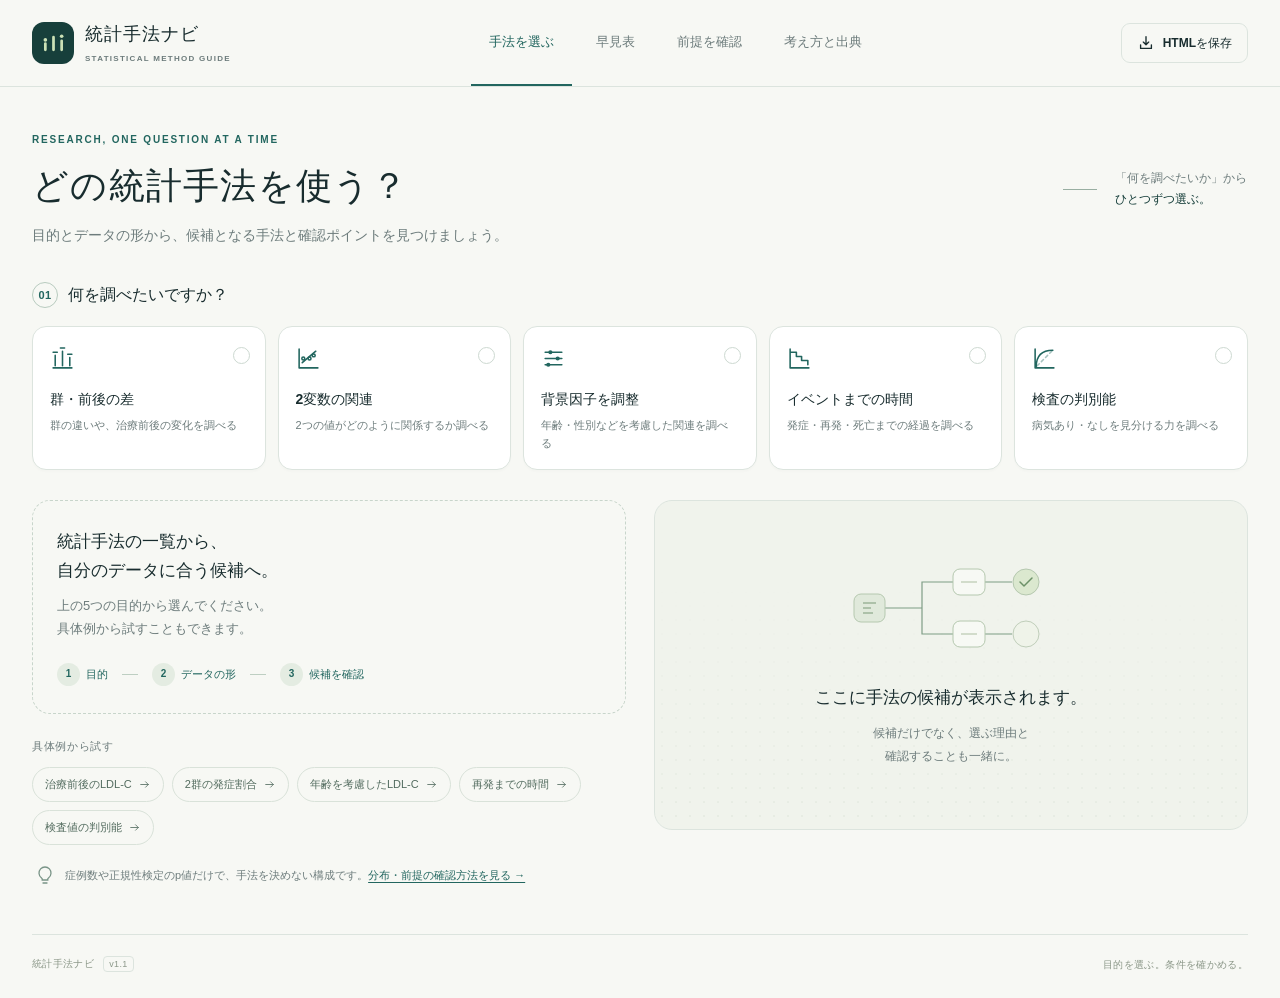
<file: index.html>
<!doctype html>
<html lang="ja">
<head>
<meta charset="utf-8">
<meta name="viewport" content="width=device-width, initial-scale=1">
<meta name="color-scheme" content="light">
<meta name="theme-color" content="#173b3b">
<meta name="description" content="研究の目的、データの種類、対応の有無から統計手法の候補を探す簡易ガイド。確認事項と根拠をコンパクトにまとめました。">
<title>統計手法ナビ — 目的とデータから選ぶ</title>
<style>:root{--ink:#182c2e;--muted:#6d7c7c;--green:#22665f;--green-deep:#173f3b;--green-soft:#eaf3ed;--line:#dce4de;--paper:#f7f8f4;--white:#fff;--sand:#f4eee1;--radius:18px;--shadow:0 8px 30px rgba(25,49,39,.045);font-family:-apple-system,BlinkMacSystemFont,"Segoe UI","Noto Sans JP","Hiragino Kaku Gothic ProN","Yu Gothic",Meiryo,sans-serif;color:var(--ink);background:var(--paper);font-synthesis:none}
*{box-sizing:border-box}body{margin:0;font-size:14px;line-height:1.75}button,input{font:inherit}button,a{-webkit-tap-highlight-color:transparent}button{cursor:pointer}a{color:var(--green);text-decoration-thickness:1px;text-underline-offset:3px}button:focus-visible,a:focus-visible,input:focus-visible,summary:focus-visible{outline:3px solid #92b8a5;outline-offset:4px}button:disabled{cursor:default}h1,h2,h3,p{margin:0}button svg{width:18px;height:18px;flex-shrink:0}button{color:inherit}button:disabled{opacity:.55}[hidden]{display:none!important}.container{width:min(1240px,calc(100% - 64px));margin:auto}.site-header{position:sticky;top:0;background:rgba(247,248,244,.96);backdrop-filter:blur(14px);border-bottom:1px solid var(--line);z-index:30}.header-inner{width:min(1352px,calc(100% - 64px));min-height:86px;margin:auto;display:flex;align-items:center;justify-content:space-between;gap:24px}.brand{display:flex;align-items:center;gap:11px;text-decoration:none;color:var(--ink);font-size:18px;letter-spacing:.06em;font-weight:700;line-height:1.4;white-space:nowrap}.brand-mark{width:42px;height:42px;border-radius:12px;background:var(--green-deep);color:#cce1b6;display:grid;place-items:center}.brand-mark svg{width:29px;height:29px}.brand-en{display:block;font-size:8px;font-weight:600;letter-spacing:.16em;color:var(--muted);margin-top:5px}.tabs{display:flex;gap:6px;align-self:stretch;align-items:stretch}.tab{border:0;background:none;padding:0 18px;font-size:13px;font-weight:600;color:var(--muted);border-bottom:2px solid transparent;white-space:nowrap}.tab.active{color:var(--green);border-bottom-color:var(--green)}.tab:hover{color:var(--ink);background:rgba(34,102,95,.035)}.button{display:inline-flex;align-items:center;justify-content:center;gap:8px;border-radius:9px;padding:10px 15px;border:1px solid var(--line);background:white;font-size:12px;font-weight:600;line-height:1.5;text-decoration:none;transition:background .15s,border-color .15s}.button:hover{background:var(--green-soft);border-color:#bacfc0}.button-quiet{background:transparent}.hero{display:flex;align-items:center;justify-content:space-between;gap:32px;padding:44px 0 34px}.eyebrow{font-size:10px;font-weight:700;letter-spacing:.18em;color:var(--green);margin-bottom:11px}.hero h1{font-size:36px;letter-spacing:.035em;line-height:1.45;font-weight:700}.hero-description{margin-top:11px;color:var(--muted);font-size:14px}.hero-note{display:flex;align-items:center;gap:18px;font-size:12px;color:var(--muted);min-width:185px}.hero-note strong{font-weight:600;color:var(--green-deep)}.note-line{width:34px;height:1px;background:#99afa2}.compact{padding-bottom:30px}.section-heading{display:flex;align-items:center;justify-content:space-between;margin-bottom:17px;gap:12px}.section-heading h2{font-size:16px;font-weight:650;display:flex;align-items:center;gap:10px}.step-number{font-size:11px;letter-spacing:.03em;font-weight:700;color:var(--green);width:26px;height:26px;display:inline-grid;place-items:center;border:1px solid #b8cbbf;border-radius:50%;flex-shrink:0}.text-button{border:0;background:transparent;color:var(--muted);font-size:12px;padding:5px;white-space:nowrap}.text-button:hover{color:var(--green)}.text-button span{font-size:17px;margin-left:4px}.goal-grid{display:grid;grid-template-columns:repeat(5,minmax(0,1fr));gap:12px}.goal-card{position:relative;display:flex;flex-direction:column;align-items:flex-start;text-align:left;padding:19px 17px 17px;border:1px solid var(--line);border-radius:14px;background:var(--white);min-height:144px;box-shadow:0 2px 2px rgba(20,50,30,.015);transition:background .15s,border-color .15s,transform .15s}.goal-card:hover{border-color:#8cab9a;transform:translateY(-2px)}.goal-card.selected{background:var(--green-deep);border-color:var(--green-deep);color:white}.goal-card .goal-icon{color:var(--green);height:34px;margin-bottom:9px}.goal-icon svg{width:25px;height:25px}.goal-card.selected .goal-icon{color:#cbe0ad}.goal-title{font-size:14px;font-weight:650;line-height:1.5}.goal-detail{font-size:11px;line-height:1.6;color:var(--muted);margin-top:7px}.goal-card.selected .goal-detail{color:#cfddd4}.selection-dot{position:absolute;width:17px;height:17px;border:1px solid #cdd9d1;border-radius:50%;right:15px;top:20px}.selected .selection-dot{background:#cbe0ad;border-color:#cbe0ad}.selected .selection-dot:after{content:"";position:absolute;width:6px;height:3px;border-left:1.7px solid #173f3b;border-bottom:1.7px solid #173f3b;transform:rotate(-45deg);top:5px;left:4px}.guide-layout{display:grid;grid-template-columns:minmax(0,1fr) minmax(0,1fr);gap:28px;margin:30px 0 48px;align-items:start}.question-column{min-width:0}.result-column{position:sticky;top:110px;min-width:0}#questions{scroll-margin-top:108px}.question{border:1px solid var(--line);border-radius:var(--radius);padding:22px;margin:0 0 12px;background:white;min-width:0;box-shadow:var(--shadow)}.question legend{float:left;width:100%;font-weight:650;font-size:16px;margin-bottom:6px;display:flex;gap:10px;align-items:flex-start}.question legend+.question-help{clear:both}.question-help{color:var(--muted);font-size:12px;padding:3px 0 17px;line-height:1.8}.options{display:grid;grid-template-columns:1fr 1fr;gap:10px}.option{display:flex;position:relative;align-items:flex-start;gap:10px;background:#fff;border:1px solid #dfe5df;border-radius:10px;padding:13px 12px;cursor:pointer;transition:background .15s,border-color .15s;min-width:0}.option:hover{background:#f5f8f2;border-color:#aac1b1}.option.selected{border-color:#6a9680;background:#edf5eb}.option input{position:absolute;opacity:0;width:1px;height:1px}.option:has(input:focus-visible){outline:3px solid #92b8a5;outline-offset:3px}.radio-mark{margin-top:4px;display:block;width:15px;height:15px;border:1px solid #bccdc0;border-radius:50%;flex:0 0 15px;background:#fff}.option.selected .radio-mark{border:5px solid var(--green)}.option-text{min-width:0;line-height:1.6}.option-title{display:block;font-weight:600;font-size:12px}.option-detail{display:block;font-size:11px;color:var(--muted);margin-top:4px;line-height:1.65}.options .option:last-child:nth-child(odd){grid-column:1/-1}.answered{width:100%;display:flex;align-items:center;gap:12px;text-align:left;padding:15px 18px;background:white;border:1px solid var(--line);border-radius:12px;margin-bottom:10px}.answered:hover{border-color:#adc3b3;background:#fcfdfb}.answered .step-number{background:var(--green-soft);border-color:transparent}.answer-copy{flex:1;min-width:0}.answer-copy small{display:block;color:var(--muted);font-size:10px;line-height:1.6}.answer-copy strong{display:block;font-weight:600;font-size:13px;margin-top:2px}.change-label{color:var(--green);font-size:11px}.welcome{border:1px dashed #c8d5cb;border-radius:var(--radius);padding:27px 24px;margin-bottom:20px}.welcome h2{font-size:17px;font-weight:600;line-height:1.7}.welcome p{font-size:13px;color:var(--muted);margin-top:9px}.welcome-flow{display:flex;align-items:center;gap:14px;margin-top:22px}.welcome-flow span{display:flex;align-items:center;gap:6px;color:var(--green);font-size:11px}.welcome-flow b{display:grid;place-items:center;width:23px;height:23px;border-radius:50%;font-size:10px;font-weight:600;background:#e4ece2}.welcome-flow i{height:1px;width:16px;background:#becfc2}.mini-heading{font-size:11px;font-weight:650;color:var(--muted);letter-spacing:.06em;margin:23px 0 11px}.example-list{display:flex;flex-wrap:wrap;gap:8px}.example-chip{display:flex;align-items:center;gap:6px;border:1px solid #d9e2d9;background:transparent;border-radius:30px;padding:7px 12px;color:#526b5e;font-size:11px;text-align:left}.example-chip:hover{background:#e9f0e5}.example-chip svg{width:13px;height:13px}.quiet-note{display:flex;align-items:flex-start;gap:10px;font-size:11px;line-height:1.85;color:var(--muted);padding:20px 3px 0}.quiet-note svg{width:20px;height:20px;flex-shrink:0;margin-top:1px;color:#799487}.result-card{border:1px solid #cfddd2;background:white;border-radius:var(--radius);overflow:hidden;box-shadow:var(--shadow);scroll-margin-top:110px}.result-top{padding:24px 25px 22px;background:#eff4eb;border-bottom:1px solid #dbe5d5}.result-kicker{display:flex;align-items:center;gap:8px;color:var(--green);font-size:11px;font-weight:650;letter-spacing:.04em;margin-bottom:13px}.result-kicker span{width:6px;height:6px;background:#699477;border-radius:50%}.result-title{font-size:25px;line-height:1.5;font-weight:650;letter-spacing:.015em}.result-english{font-size:11px;color:#718473;margin-top:5px;letter-spacing:.03em}.result-reason{font-size:13px;color:#486153;line-height:1.9;margin-top:13px}.result-body{padding:23px 25px}.result-label{font-weight:650;font-size:13px;display:flex;align-items:center;gap:8px;margin-bottom:13px}.result-label svg{width:16px;height:16px;color:var(--green)}.check-list{list-style:none;padding:0;margin:0}.check-list li{display:flex;gap:12px;margin-bottom:15px}.check-number{background:#f2f5f0;display:grid;place-items:center;flex:0 0 24px;height:24px;border-radius:7px;font-size:10px;font-weight:600;color:#789076;margin-top:1px}.check-text{flex:1}.check-text strong{display:block;font-size:12px;font-weight:650;line-height:1.65}.check-text p{color:var(--muted);font-size:12px;line-height:1.85;margin-top:3px}.report-block{padding:13px 15px;margin:20px 0;background:#f7f8f4;border-left:2px solid #b6c99f;border-radius:0 6px 6px 0}.report-block strong{display:block;font-size:11px;font-weight:600;color:#526b50;margin-bottom:4px}.report-block p{font-size:12px;line-height:1.85;color:#647260}.detail-block{border-top:1px solid #e8ece6}.detail-block summary{cursor:pointer;list-style:none;display:flex;align-items:center;justify-content:space-between;font-size:12px;font-weight:600;padding:13px 0;gap:12px}.detail-block summary::-webkit-details-marker{display:none}.detail-block summary:after{content:"+";font-size:17px;font-weight:400;color:#7b8e7e}.detail-block[open] summary:after{content:"−"}.detail-content{font-size:12px;line-height:1.9;color:var(--muted);padding:0 0 15px}.detail-content strong{display:block;color:#48604e;margin-bottom:5px;font-size:12px}.result-sources{list-style:none;margin:0;padding:0}.result-sources li+li{margin-top:8px}.result-sources a{display:block;line-height:1.7;text-decoration:none;font-size:11px}.result-sources a:hover{text-decoration:underline}.result-actions{display:flex;align-items:center;gap:8px;border-top:1px solid #e7ece4;padding-top:18px;margin-top:2px}.result-actions .button{font-size:11px;padding:9px 12px}.candidate-list{display:grid;gap:9px;margin-top:18px}.candidate{border:1px solid #ccdbc7;background:#fff;border-radius:10px;padding:12px 14px}.candidate strong{display:block;font-size:13px;color:var(--green-deep)}.candidate p{font-size:12px;color:var(--muted);margin-top:4px;line-height:1.75}.empty-result{min-height:330px;border:1px solid var(--line);border-radius:var(--radius);background:#f0f3ec;display:flex;align-items:center;justify-content:center;text-align:center;padding:35px;position:relative;overflow:hidden}.empty-content{position:relative;z-index:1;max-width:290px}.empty-art{width:210px;height:90px;margin:0 auto 22px;color:#7f9d86}.empty-result h2{font-size:17px;font-weight:600;line-height:1.8}.empty-result p{font-size:12px;color:var(--muted);line-height:1.9;margin-top:9px}.empty-result:after{content:"";position:absolute;inset:0;background-image:radial-gradient(#97af97 1px,transparent 1px);background-size:14px 14px;opacity:.1;mask-image:linear-gradient(transparent 25%,#000)}.table-toolbar{display:flex;align-items:center;justify-content:space-between;gap:22px;margin-bottom:16px}.filter-list{display:flex;gap:7px;flex-wrap:wrap}.filter{border:1px solid var(--line);background:transparent;border-radius:24px;padding:7px 13px;font-size:11px;color:var(--muted)}.filter.active{background:var(--green-deep);border-color:var(--green-deep);color:white}.search{display:flex;align-items:center;gap:9px;border:1px solid var(--line);background:white;padding:9px 12px;border-radius:10px;min-width:230px}.search svg{width:17px;height:17px;color:#809084}.search input{border:0;outline:none;background:none;width:100%;font-size:12px;color:var(--ink);min-width:0}.search:focus-within{outline:2px solid #92b8a5;outline-offset:2px}.search input:focus-visible{outline:none}.table-caption{font-size:11px;color:var(--muted);margin-bottom:10px}.table-wrap{border:1px solid var(--line);border-radius:14px;overflow:auto;background:white}table{border-collapse:collapse;width:100%;min-width:840px;text-align:left}th{background:#eaf0e6;font-size:11px;letter-spacing:.02em;color:#52684f;font-weight:600;padding:15px 17px;border-bottom:1px solid #d9e3d3;white-space:nowrap}td{border-bottom:1px solid #e9ede6;padding:17px;font-size:12px;line-height:1.8;vertical-align:middle}tbody tr:last-child td{border-bottom:0}tbody tr:nth-child(even){background:#fafbf8}tbody tr:hover{background:#f1f5ed}td:first-child{width:19%;color:#687965}td:nth-child(2){width:21%;color:#687965}td:nth-child(3){width:26%;font-weight:600}td:nth-child(4){width:27%;font-size:11px;color:#74806f}td:last-child{width:7%;white-space:nowrap}.table-detail{border:0;background:none;color:var(--green);font-size:11px;font-weight:650;padding:7px 0}.table-detail:hover{text-decoration:underline}.no-results{text-align:center;color:var(--muted);padding:42px}.table-note{display:flex;gap:25px;padding:23px 4px 40px;font-size:12px;line-height:1.9;color:var(--muted)}.table-note strong{font-weight:600;color:#4d6852;white-space:nowrap}.principle-grid{display:grid;grid-template-columns:repeat(3,1fr);gap:20px;margin-bottom:44px}.principle{border:1px solid var(--line);border-radius:var(--radius);background:white;padding:25px}.principle-number{display:inline-block;font-size:22px;line-height:1;font-weight:500;color:#9bad92;margin-bottom:20px}.principle h2{font-size:16px;font-weight:600;line-height:1.8;margin-bottom:12px}.principle p{font-size:12px;color:var(--muted);line-height:2}.about-block,.source-section{display:grid;grid-template-columns:240px minmax(0,1fr);gap:42px;border-top:1px solid var(--line);padding:32px 0}.about-title h2{font-size:20px;font-weight:600}.about-title>p:last-child:not(.eyebrow){font-size:11px;color:var(--muted);margin-top:8px}.about-copy{max-width:750px}.about-copy p{font-size:13px;color:var(--muted);line-height:1.95;margin-bottom:13px}.about-copy strong{font-weight:600;color:#405c47}.source-list{display:grid;grid-template-columns:repeat(2,minmax(0,1fr));gap:0 26px}.source-item{padding:12px 0 15px;border-bottom:1px solid #e1e7dc;min-width:0}.source-item a{font-size:12px;font-weight:600;text-decoration:none;line-height:1.7;display:block}.source-item a:hover{text-decoration:underline}.source-item p{font-size:11px;color:var(--muted);margin-top:4px;line-height:1.7}.source-index{font-size:9px;letter-spacing:.04em;color:#9daa96;display:block;margin-bottom:4px}.site-footer{display:flex;align-items:center;justify-content:space-between;border-top:1px solid var(--line);padding:20px 0 25px;color:#8b9788;font-size:10px;letter-spacing:.035em}.footer-version{font-size:9px;border:1px solid var(--line);border-radius:4px;padding:2px 5px;margin-left:6px}.toast{position:fixed;left:50%;bottom:28px;transform:translate(-50%,15px);background:var(--green-deep);color:white;font-size:12px;border-radius:10px;box-shadow:0 5px 30px #0002;max-width:calc(100% - 30px);padding:12px 20px;opacity:0;pointer-events:none;z-index:100;transition:opacity .2s,transform .2s}.toast.show{opacity:1;transform:translate(-50%,0)}.skip-link{position:fixed;left:20px;top:-100px;padding:10px 20px;background:#fff;z-index:100}.skip-link:focus{top:12px}.sr-only{position:absolute;width:1px;height:1px;padding:0;margin:-1px;overflow:hidden;clip:rect(0,0,0,0);white-space:nowrap;border:0}.mobile-result{display:none}.noscript{padding:24px;background:var(--sand);font-size:14px;position:fixed;bottom:0;width:100%;text-align:center}.print-heading{display:none}
@media(min-width:1440px){.hero{padding-top:52px}.guide-layout{gap:36px}.goal-card{padding:20px;min-height:150px}}
@media(max-width:1100px){.container{width:calc(100% - 40px)}.header-inner{width:calc(100% - 40px);gap:16px}.brand{font-size:16px}.brand-en{font-size:7px}.tab{padding:0 12px;font-size:12px}.download-button{padding:9px 11px}.hero h1{font-size:32px}.goal-grid{gap:9px}.goal-card{padding:17px 12px;min-height:151px}.goal-title{font-size:13px}.goal-detail{font-size:10px}.selection-dot{right:12px;top:19px}.guide-layout{gap:20px}.question{padding:18px}.result-top,.result-body{padding:21px}.result-title{font-size:23px}.options{gap:8px}.option{padding:11px 10px;gap:8px}.option-title{font-size:12px}.about-block,.source-section{grid-template-columns:190px minmax(0,1fr);gap:25px}}
@media(max-width:800px){.header-inner{min-height:0;flex-wrap:wrap;gap:0;justify-content:space-between;padding-top:14px}.brand{font-size:16px}.brand-mark{width:34px;height:34px;border-radius:10px}.brand-mark svg{width:25px;height:25px}.brand-en{font-size:7px;margin-top:3px}.tabs{order:3;width:100%;height:46px;justify-content:center;margin-top:7px}.tab{padding:0 15px;flex:1}.download-button{font-size:11px;padding:8px 11px}.download-button svg{width:16px;height:16px}.hero{padding:28px 0 25px;gap:14px}.hero h1{font-size:29px}.hero-description{font-size:12px;line-height:1.85;max-width:550px}.hero-note{display:none}.eyebrow{font-size:9px;letter-spacing:.14em;margin-bottom:8px}.goal-grid{grid-template-columns:repeat(3,minmax(0,1fr));gap:9px}.goal-card{min-height:132px}.goal-card:nth-child(n+4){min-height:124px}.goal-card .goal-icon{height:28px;margin-bottom:7px}.goal-detail{font-size:10px}.guide-layout{grid-template-columns:1fr;gap:22px;margin-top:23px}.result-column{position:static}.result-card{scroll-margin-top:125px}.question{padding:22px}.question legend{font-size:16px}.options{gap:10px}.option{padding:14px}.option-title{font-size:13px}.option-detail{font-size:12px}.result-top,.result-body{padding:24px}.result-title{font-size:26px}.result-reason{font-size:13px}.check-text p{font-size:12px}.empty-result{min-height:235px;padding:28px}.empty-art{height:58px;margin-bottom:13px}.examples-section .mini-heading{margin-top:20px}.quiet-note{padding-top:16px}.mobile-result{display:flex;align-items:center;justify-content:center;gap:15px;position:fixed;right:20px;bottom:20px;background:var(--green-deep);color:white;border:1px solid #fff5;padding:11px 19px;border-radius:30px;box-shadow:0 5px 22px #173f3b33;font-size:12px;z-index:20}.table-toolbar{flex-direction:column;align-items:stretch;gap:14px}.filter-list{gap:6px}.filter{font-size:11px;padding:6px 12px}.search{max-width:none}.table-note{display:block}.table-note strong{display:block;margin-bottom:5px}.principle-grid{grid-template-columns:1fr;gap:12px;margin-bottom:27px}.principle{padding:21px 24px;display:grid;grid-template-columns:32px 1fr;gap:3px 14px}.principle-number{grid-row:1/3;margin:4px 0 0;font-size:20px}.principle h2{font-size:15px;margin-bottom:7px}.principle p{font-size:12px}.about-block,.source-section{grid-template-columns:1fr;gap:18px;padding:25px 0}.about-title h2{font-size:19px}.source-list{gap:0 22px}.site-footer{padding-bottom:78px}.toast{bottom:78px}#questions{scroll-margin-top:128px}.question-column{padding-bottom:0}}
@media(max-width:480px){.container,.header-inner{width:calc(100% - 32px)}.goal-grid{grid-template-columns:repeat(2,minmax(0,1fr))}.goal-card{min-height:130px;padding:16px}.goal-card:last-child{grid-column:1/-1;min-height:80px;padding-left:61px;justify-content:center}.goal-card:last-child .goal-icon{position:absolute;left:20px;top:24px}.goal-card:last-child .goal-detail{margin-top:4px}.goal-title{font-size:13px}.goal-detail{font-size:11px}.hero h1{font-size:28px}.hero{padding-top:25px}.hero-description{margin-top:9px}.section-heading h2{font-size:14px}.step-number{width:24px;height:24px;font-size:10px}.question{padding:18px}.question legend{font-size:15px}.question-help{font-size:11px}.options{grid-template-columns:1fr}.options .option:last-child:nth-child(odd){grid-column:auto}.option{padding:12px 13px}.option-title{font-size:13px}.option-detail{font-size:11px}.answered{padding:13px 15px;gap:10px}.answer-copy strong{font-size:12px}.example-chip{font-size:10px;padding:7px 10px}.result-top,.result-body{padding:21px 19px}.result-title{font-size:23px}.check-text strong{font-size:12px}.source-list{grid-template-columns:1fr}.site-footer{font-size:9px;gap:15px}.site-footer>span:last-child{font-size:9px}.welcome{padding:22px 18px}.welcome-flow{gap:9px}.welcome-flow i{width:10px}.welcome-flow span{font-size:10px}.download-button{font-size:10px;padding:7px 9px}.tab{font-size:11px;padding:0 8px}.brand{font-size:15px}.brand-en{font-size:6.5px}.brand-mark{width:32px;height:32px}}
@media(prefers-reduced-motion:reduce){*,*:before,*:after{scroll-behavior:auto!important;transition:none!important;animation:none!important}}
@media print{@page{size:A4;margin:16mm}body{background:white;font-size:11pt}.site-header,.hero,.goal-section,.question-column,.examples-section,.quiet-note,.result-actions,.mobile-result,.site-footer,.toast,.table-toolbar,.table-detail{display:none!important}.container{width:100%;max-width:none}.guide-layout{display:block;margin:0}.result-column{position:static}.result-card{border:0;box-shadow:none;overflow:visible}.result-top{background:white;border-bottom:1px solid #999;padding:0 0 18px}.result-title{font-size:20pt}.result-body{padding:18px 0}.result-card details{display:block}.result-card details>summary{display:block}.result-card details>.detail-content{display:block!important}.check-list li,.report-block,.detail-block{break-inside:avoid}.result-top,.check-list{break-inside:avoid}.result-sources a{color:#444;text-decoration:none}.result-sources a:after{content:" (" attr(href) ")";font-size:8pt;overflow-wrap:anywhere}.table-wrap{overflow:visible;border:0;border-radius:0}table{min-width:0;width:100%}th,td{padding:8px 5px;font-size:9pt}.table-note{padding-bottom:0}.empty-result{border:0}.print-heading{display:block;font-size:13pt;margin-bottom:18px}.source-item{break-inside:avoid}.principle-grid{grid-template-columns:1fr}.principle{break-inside:avoid}.about-block,.source-section{display:block}.source-list{display:block}}

.inline-help{display:inline;padding:0;border:0;background:transparent;color:var(--green);font-size:inherit;text-align:left;text-decoration:underline;text-underline-offset:3px;line-height:inherit}
.principle .inline-help{margin-top:13px;font-size:12px}
.result-help{display:flex;align-items:center;gap:9px;width:100%;border:1px solid #d7e5da;background:#f1f6ef;border-radius:9px;padding:12px 13px;margin:7px 0 18px;color:var(--green);font-size:12px;font-weight:600;text-align:left;line-height:1.6}
.result-help span{flex:1}
.result-help svg{width:17px;height:17px}
.result-help:hover{background:#e5efe2;border-color:#a6bfa9}
.assumptions-hero>.button{flex-shrink:0}
.help-intro{display:flex;align-items:flex-start;gap:14px;border:1px solid #e3dac6;background:#f6f1e6;border-radius:13px;padding:19px 22px;margin-bottom:22px}
.help-intro-mark{display:grid;place-items:center;flex:0 0 25px;height:25px;border:1px solid #b6a478;border-radius:50%;color:#8e7844;font-size:14px;font-weight:650;line-height:1;margin-top:1px}
.help-intro strong{display:block;font-size:14px;color:#6f603d;font-weight:650}
.help-intro p{font-size:12px;color:#80755c;line-height:1.85;margin-top:4px}
.help-context{padding:10px 14px;margin-bottom:20px;background:var(--green-soft);border-left:2px solid #789d80;color:#446d51;font-size:12px;border-radius:0 7px 7px 0}
.help-section{padding:27px 0 30px;border-top:1px solid var(--line)}
.help-section-heading{display:flex;align-items:center;gap:10px;font-size:18px;font-weight:650;margin-bottom:18px;line-height:1.6}
.help-section-lead{font-size:12px;color:var(--muted);margin:-4px 0 19px;line-height:1.9}
.help-target-grid,.help-visual-grid{display:grid;grid-template-columns:repeat(3,minmax(0,1fr));gap:16px;align-items:stretch}
.help-target{border:1px solid var(--line);border-radius:14px;background:white;padding:22px;scroll-margin-top:111px;transition:border-color .2s,background .2s,box-shadow .2s}
.help-target p{font-size:12px;line-height:1.95;color:var(--muted)}
.help-target .help-card-label{font-size:11px;font-weight:600;color:var(--green);margin-bottom:9px;line-height:1.6}
.help-target h3{font-size:20px;font-weight:650;line-height:1.5;margin-bottom:13px;color:var(--green-deep)}
.help-how{padding-top:15px;margin-top:16px;border-top:1px solid #e7ece4}
.help-how strong{display:block;font-size:11px;font-weight:600;margin-bottom:4px;color:#566b57}
.help-how b{font-weight:600;color:#4b6850}
.help-reference{display:inline-block;font-size:10px;line-height:1.7;margin-top:13px;text-decoration:none}
.help-reference:hover{text-decoration:underline}
.help-visual{padding:0 20px 0 0}
.help-visual+.help-visual{padding-left:20px;border-left:1px solid var(--line)}
.help-visual-label{font-size:10px;font-weight:600;color:#7a917b;letter-spacing:.04em}
.help-visual h3{font-size:15px;font-weight:650;margin:7px 0 9px;line-height:1.7}
.help-visual p{font-size:12px;color:var(--muted);line-height:1.9}
.help-visual .help-small-note{font-size:11px;color:#7f8b7c;margin-top:10px}
.help-shapiro{border:1px solid var(--line);border-radius:14px;background:white;padding:24px}
.help-shapiro-heading h3{font-size:16px;font-weight:650;line-height:1.8}
.help-shapiro-heading p{font-size:11px;color:var(--muted);margin-top:5px;line-height:1.9}
.help-p-grid{display:grid;grid-template-columns:1fr 1fr;gap:22px;margin-top:19px}
.help-p-grid>div{padding:16px 18px;border:1px solid #e4e9e0;border-radius:10px;background:#f8faf6}
.help-p-label{display:block;font-size:17px;font-weight:650;color:var(--green);margin-bottom:8px;letter-spacing:.01em}
.help-p-grid strong{display:block;font-size:12px;font-weight:650;line-height:1.85}
.help-p-grid p{font-size:12px;color:var(--muted);line-height:1.85;margin-top:6px}
.help-more{display:grid;gap:10px;margin-top:20px}
.help-detail{border:1px solid var(--line);border-radius:11px;background:white;padding:0 20px;scroll-margin-top:111px}
.help-detail summary{font-size:13px;padding:16px 0;line-height:1.7}
.help-detail .detail-content{padding-bottom:20px;max-width:1000px;font-size:12px;line-height:1.95}
.help-detail .detail-content p+p{margin-top:10px}
.help-detail .help-reference{margin-top:10px}
.help-specific+.help-specific{border-top:1px solid #e8ece5;margin-top:16px;padding-top:16px}
.help-specific{scroll-margin-top:111px}
.help-dl{margin:15px 0 16px}
.help-dl dt{font-size:12px;font-weight:650;color:#49654e;margin-top:12px}
.help-dl dd{margin:4px 0 0;line-height:1.9}
.help-highlight{border-color:#749a7a!important;background:#f1f7ed!important;box-shadow:0 0 0 2px #d8e6d5}
.help-specific.help-highlight{padding:16px;border:1px solid #749a7a;border-radius:10px}
.help-bottom{display:flex;align-items:center;justify-content:space-between;gap:24px;padding:0 0 40px}
.help-bottom p{font-size:12px;color:var(--muted)}
.help-bottom .button{flex-shrink:0}
@media(max-width:800px){
  .assumptions-hero{align-items:flex-start;flex-direction:column;gap:17px}
  .assumptions-hero>.button{font-size:11px;padding:8px 11px}
  .help-intro{padding:17px 18px;gap:11px}
  .help-intro strong{font-size:13px}
  .help-intro p{font-size:11px}
  .help-section{padding:23px 0 26px}
  .help-section-heading{font-size:16px;margin-bottom:16px}
  .help-target-grid{grid-template-columns:1fr;gap:11px}
  .help-target{padding:19px 21px;scroll-margin-top:126px}
  .help-target h3{font-size:19px;margin-bottom:9px}
  .help-target .help-card-label{margin-bottom:6px}
  .help-how{padding-top:12px;margin-top:12px}
  .help-visual-grid{grid-template-columns:1fr;gap:17px}
  .help-visual,.help-visual+.help-visual{padding:0;border:0}
  .help-visual+.help-visual{padding-top:17px;border-top:1px dashed var(--line)}
  .help-shapiro{padding:20px}
  .help-p-grid{grid-template-columns:1fr;gap:11px}
  .help-detail{padding:0 18px;scroll-margin-top:126px}
  .help-specific{scroll-margin-top:126px}
  .help-bottom{align-items:flex-start;flex-direction:column;gap:15px;padding-bottom:30px}
}
@media(max-width:480px){
  .tabs{gap:0}
  .tab{padding:0 6px}
  .help-intro{padding:16px}
  .help-context{font-size:11px}
  .help-section-heading{font-size:15px;gap:8px}
  .help-target{padding:18px}
  .help-shapiro{padding:18px}
  .help-p-grid>div{padding:14px}
  .help-detail summary{font-size:12px}
}
@media print{
  .result-help,.inline-help,.assumptions-hero>.button,.help-bottom .button{display:none!important}
  .assumptions-hero{display:block!important;padding-top:0}
  .assumptions-hero h1{font-size:21pt}
  .help-target-grid,.help-visual-grid{grid-template-columns:1fr}
  .help-target,.help-visual,.help-shapiro,.help-detail{break-inside:avoid;box-shadow:none}
  .help-visual+.help-visual{padding:0;border:0}
  .help-highlight{background:white!important;box-shadow:none}
  .help-p-grid{grid-template-columns:1fr}
}
</style>
</head>
<body>
<a class="skip-link" href="#main">本文へ移動</a>
<header class="site-header">
  <div class="header-inner">
    <a class="brand" href="#select" aria-label="統計手法ナビ ホーム">
      <span class="brand-mark" aria-hidden="true"><svg viewBox="0 0 32 32" fill="none"><path d="M7 23V16M16 23V9M25 23V13" stroke="currentColor" stroke-width="3" stroke-linecap="round"/><circle cx="7" cy="12" r="2" fill="currentColor"/><circle cx="25" cy="8" r="2" fill="currentColor"/></svg></span>
      <span>統計手法ナビ<span class="brand-en">STATISTICAL METHOD GUIDE</span></span>
    </a>
    <nav class="tabs" role="tablist" aria-label="表示するページ">
      <button id="tab-select" role="tab" aria-selected="true" aria-controls="panel-select" data-tab="select" class="tab active">手法を選ぶ</button>
      <button id="tab-table" role="tab" aria-selected="false" aria-controls="panel-table" data-tab="table" class="tab" tabindex="-1">早見表</button>
      <button id="tab-assumptions" role="tab" aria-selected="false" aria-controls="panel-assumptions" data-tab="assumptions" class="tab" tabindex="-1">前提を確認</button>
      <button id="tab-about" role="tab" aria-selected="false" aria-controls="panel-about" data-tab="about" class="tab" tabindex="-1">考え方と出典</button>
    </nav>
    <button class="button button-quiet download-button" id="download-app" type="button"><svg viewBox="0 0 20 20" aria-hidden="true" fill="none"><path d="M10 3v9m-3-3 3 3 3-3M4 12v4h12v-4" stroke="currentColor" stroke-width="1.5" stroke-linecap="round" stroke-linejoin="round"/></svg><span>HTMLを保存</span></button>
  </div>
</header>

<main id="main" class="container">
  <section id="panel-select" role="tabpanel" aria-labelledby="tab-select">
    <div class="hero">
      <div><p class="eyebrow">RESEARCH, ONE QUESTION AT A TIME</p><h1>どの統計手法を使う？</h1><p class="hero-description">目的とデータの形から、候補となる手法と確認ポイントを見つけましょう。</p></div>
      <div class="hero-note"><span class="note-line"></span><p>「何を調べたいか」から<br><strong>ひとつずつ選ぶ。</strong></p></div>
    </div>

    <section class="goal-section" aria-labelledby="goal-heading">
      <div class="section-heading"><h2 id="goal-heading"><span class="step-number">01</span>何を調べたいですか？</h2><button type="button" id="reset" class="text-button" hidden>選び直す <span aria-hidden="true">↺</span></button></div>
      <div id="goals" class="goal-grid"></div>
    </section>

    <div class="guide-layout">
      <div class="question-column">
        <div id="questions" aria-label="データの条件"></div>
        <section class="examples-section" aria-labelledby="example-heading"><p class="mini-heading" id="example-heading">具体例から試す</p><div id="examples" class="example-list"></div></section>
        <div class="quiet-note"><svg aria-hidden="true" viewBox="0 0 20 20" fill="none"><path d="M7 14h6M8 17h4M6.3 11.7a6 6 0 1 1 7.4 0c-.9.7-1.2 1.4-1.2 2.3h-5c0-.9-.3-1.6-1.2-2.3Z" stroke="currentColor" stroke-width="1.3" stroke-linecap="round"/></svg><p>症例数や正規性検定のp値だけで、手法を決めない構成です。<button class="inline-help" type="button" data-help="">分布・前提の確認方法を見る →</button></p></div>
      </div>
      <aside class="result-column" aria-label="選択した条件に合う候補">
        <div id="result"></div>
      </aside>
    </div>
    <button id="mobile-result" class="mobile-result" type="button" hidden>候補を見る <span aria-hidden="true">↓</span></button>
  </section>

  <section id="panel-table" role="tabpanel" aria-labelledby="tab-table" hidden>
    <div class="hero compact"><div><p class="eyebrow">AT A GLANCE</p><h1>統計手法の早見表</h1><p class="hero-description">元の表の見通しのよさに、選ぶときの確認事項を加えました。</p></div></div>
    <div class="table-toolbar"><div id="table-filters" class="filter-list" aria-label="目的で絞り込み"></div><label class="search"><svg viewBox="0 0 20 20" aria-hidden="true" fill="none"><circle cx="8.5" cy="8.5" r="5.5" stroke="currentColor" stroke-width="1.5"/><path d="m13 13 4 4" stroke="currentColor" stroke-width="1.5" stroke-linecap="round"/></svg><input id="table-search" type="search" placeholder="手法・目的で検索" aria-label="早見表を検索"></label></div>
    <p class="table-caption" id="table-caption" aria-live="polite"></p>
    <div class="table-wrap"><table><thead><tr><th scope="col">目的・データ</th><th scope="col">比較・測定の形</th><th scope="col">候補となる手法</th><th scope="col">確認するポイント</th><th scope="col"><span class="sr-only">詳細</span></th></tr></thead><tbody id="quick-rows"></tbody></table></div>
    <div class="table-note"><strong>症例数は一律の基準で判定しません。</strong><span>「検定の適用条件」と「必要な検出力・推定精度」を分けて考えます。各行の「詳しく」で、条件と出典を確認できます。</span></div>
  </section>

  <section id="panel-assumptions" role="tabpanel" aria-labelledby="tab-assumptions" hidden>
    <div class="hero compact assumptions-hero"><div><p class="eyebrow">CHECK THE ASSUMPTIONS</p><h1>分布・前提の確認</h1><p class="hero-description">使う統計ソフトで、何をどう確認するか。3つの手順で整理しました。</p></div><button type="button" class="button button-quiet" data-return-to-guide>手法選びに戻る <span aria-hidden="true">↗</span></button></div>
    <div class="help-intro"><span class="help-intro-mark" aria-hidden="true">!</span><div><strong>正規性のp値だけで、手法を決めない。</strong><p>図・外れ値・データの対応を一緒に確認します。このページは、確認する対象と方法を案内します。</p></div></div>
    <p class="help-context" id="assumption-context" hidden></p>

    <section class="help-section" aria-labelledby="help-target-heading">
      <h2 class="help-section-heading" id="help-target-heading"><span class="step-number">01</span>何の分布を見る？</h2>
      <div class="help-target-grid">
        <article class="help-target" id="assumption-groups" tabindex="-1"><p class="help-card-label">独立した群の平均比較</p><h3>群ごとの値</h3><p>群を分けて、値の分布とばらつきを見ます。平均の異なる群をまとめた分布だけで判断しません。</p><div class="help-how"><strong>準備するもの</strong><p>測定値と、どの群かを示す情報。ソフトで群別の図を表示します。</p></div></article>
        <article class="help-target" id="assumption-paired" tabindex="-1"><p class="help-card-label">同じ人の前後の平均比較</p><h3>各人の「後 − 前」</h3><p>対象の対応をそろえ、変化量の列を作ります。その列の分布や外れ値を確認します。</p><div class="help-how"><strong>ここを見る</strong><p>対応のあるt検定では、<b>個人ごとの差の分布</b>を確認します。</p></div><a class="help-reference" href="https://www.itl.nist.gov/div898/handbook/prc/section3/prc311.htm" target="_blank" rel="noopener noreferrer">対応のある解析について ↗</a></article>
        <article class="help-target" id="assumption-model" tabindex="-1"><p class="help-card-label">線形回帰・分散分析</p><h3>モデルの残差</h3><p>モデルを当てはめ、「実測値 − 予測値」の残差を出します。残差の図で、誤差についての仮定を確認します。</p><div class="help-how"><strong>ここを見る</strong><p>説明変数すべての正規性が必要なわけではありません。反復測定分散分析では球面性、混合モデルでは設定した相関構造なども確認します。</p></div><a class="help-reference" href="https://www.itl.nist.gov/div898/handbook/pri/section2/pri24.htm" target="_blank" rel="noopener noreferrer">残差の確認方法 ↗</a></article>
      </div>
    </section>

    <section class="help-section" aria-labelledby="help-plots-heading">
      <h2 class="help-section-heading" id="help-plots-heading"><span class="step-number">02</span>統計ソフトで、図を表示する</h2>
      <p class="help-section-lead">確認する列を選び、次の機能名を探します。群の比較では群別、前後比較では差の列を指定します。</p>
      <div class="help-visual-grid">
        <article class="help-visual"><span class="help-visual-label">分布の形を見る</span><h3>ヒストグラム・箱ひげ図</h3><p>左右の偏り、極端な値、群ごとのばらつきを確認します。少数例では個々の点も表示します。</p><p class="help-small-note">箱ひげ図で外れた点も、自動的には削除しません。入力や測定の経緯を確かめます。</p></article>
        <article class="help-visual"><span class="help-visual-label">正規分布からのずれを見る</span><h3>正規Q–Qプロット</h3><p>点がおおむね直線に沿うかを見ます。大きな曲がりや端のずれは、歪みや裾の違いを考える手がかりです。</p><a class="help-reference" href="https://www.itl.nist.gov/div898/handbook/eda/section3/normprpl.htm" target="_blank" rel="noopener noreferrer">図の見方を確認する ↗</a></article>
        <article class="help-visual"><span class="help-visual-label">回帰・分散分析の場合</span><h3>残差診断</h3><p>残差のQ–Qプロットに加え、残差と予測値の散布図を見ます。曲がりや扇状の広がりがあれば、関係の形や分散も見直します。</p><p class="help-small-note">正規性だけでなく、独立性やモデルの形も確認します。</p></article>
      </div>
    </section>

    <section class="help-section" aria-labelledby="help-reading-heading">
      <h2 class="help-section-heading" id="help-reading-heading"><span class="step-number">03</span>図と検定を合わせて読む</h2>
      <div class="help-shapiro"><div class="help-shapiro-heading"><h3>Shapiro–Wilk検定を使う場合</h3><p>有意水準を0.05に決めた場合の読み方です。ソフトの説明で適用条件も確認します。</p></div><div class="help-p-grid"><div><span class="help-p-label">p ≥ 0.05</span><strong>正規分布だと証明されたわけではありません。</strong><p>正規性を否定する十分な証拠が得られなかった、という結果です。図や例数も一緒に確認します。</p></div><div><span class="help-p-label">p &lt; 0.05</span><strong>正規分布からのずれが示唆されます。</strong><p>直ちにt検定が不可と決めず、ずれの程度、外れ値、例数、比較したい量を合わせて検討します。</p></div></div><a class="help-reference" href="https://docs.scipy.org/doc/scipy/tutorial/stats/hypothesis_shapiro.html" target="_blank" rel="noopener noreferrer">検定結果の読み方の根拠 ↗</a></div>
      <div class="help-more">
        <details class="detail-block help-detail"><summary>症例数とWelch検定の注意点</summary><div class="detail-content"><p>「30例以上」でも、元の分布が正規分布になるわけではありません。症例数だけで適否を決めず、分布や外れ値、必要な推定精度を確認します。</p><p>Welch検定は等分散を仮定しない方法ですが、強い歪みや外れ値を自動的に解決するものではありません。</p><a class="help-reference" href="https://stat.ethz.ch/R-manual/R-devel/library/stats/html/t.test.html" target="_blank" rel="noopener noreferrer">Welch検定の説明 ↗</a></div></details>
        <details class="detail-block help-detail" id="assumption-ranks" tabindex="-1"><summary>順位法・相関で確認すること</summary><div class="detail-content"><div class="help-specific"><strong>順位による比較</strong><p>Wilcoxon符号順位検定では、差の大きさを扱える尺度か、差の分布が対称かを確認します。順序尺度の前後比較では、符号検定も候補です。</p><p>Mann–Whitney検定を、いつでも中央値の差の検定と解釈することはできません。値の順位、分布の形、調べたい量を確認します。</p><a class="help-reference" href="https://search.r-project.org/R/refmans/stats/html/wilcox.test.html" target="_blank" rel="noopener noreferrer">順位検定の前提と解釈 ↗</a></div><div class="help-specific" id="assumption-association" tabindex="-1"><strong>2変数の関連</strong><p>まず2変数の散布図で、直線的か、単調な関係か、外れ値があるかを見ます。Pearsonの通常のp値・信頼区間には分布の仮定も関わります。</p><p>Spearmanでも関係の形や同順位、観測の独立性を確認します。同じ対象の反復測定を、独立した点としてまとめません。</p><a class="help-reference" href="https://docs.scipy.org/doc/scipy/reference/generated/scipy.stats.pearsonr.html" target="_blank" rel="noopener noreferrer">相関係数と推論の条件 ↗</a></div></div></details>
        <details class="detail-block help-detail" id="assumption-other" tabindex="-1"><summary>割合・生存時間・ROCで確認すること</summary><div class="detail-content"><p>これらの解析は、正規性を共通の入口にして選びません。候補となる手法の前提を確認します。</p><dl class="help-dl"><dt>割合・カテゴリー</dt><dd>観測の独立性や対応を確認します。カイ二乗検定では期待度数、McNemar検定では不一致ペアを見ます。二項ロジスティック回帰では分離や因子と対数オッズの関係など、モデルに合う前提を確認します。</dd><dt>イベントまでの時間</dt><dd>追跡時間、イベント、打ち切りを確認します。Coxモデルでは比例ハザード性も確認します。</dd><dt>検査の判別能・ROC</dt><dd>基準となる病気あり・なし、検査値の向き、AUCの信頼区間を確認します。2つのAUCを比べる場合は、対象の対応も確認します。</dd></dl><p>各手法の詳しい条件と参考資料は、選択した候補の「確認すること」「根拠を読む」から確認できます。</p></div></details>
      </div>
    </section>
    <div class="help-bottom"><p>図・要約値・比較したい量をそろえて、候補の前提を確かめましょう。</p><button type="button" class="button" data-return-to-guide>手法選びに戻る <span aria-hidden="true">→</span></button></div>
  </section>

  <section id="panel-about" role="tabpanel" aria-labelledby="tab-about" hidden>
    <div class="hero compact"><div><p class="eyebrow">HOW TO CHOOSE</p><h1>選ぶ前に、大切な3つのこと。</h1><p class="hero-description">簡潔な選択ガイドにも、残しておきたい考え方があります。</p></div></div>
    <div class="principle-grid">
      <article class="principle"><span class="principle-number">01</span><h2>まず、答えたい問いを決める</h2><p>平均値の差、順位による大小、割合、時間経過では、調べていることが異なります。平均を比べる方法と順位法は、完全に同じ問いの代替とは限りません。</p></article>
      <article class="principle"><span class="principle-number">02</span><h2>分布と、データのつながりを見る</h2><p>正規性検定のp値だけで切り替えず、図や外れ値も確認します。前後比較では変化量、回帰では残差を見ます。同じ人の測定を独立した観測として扱わないことも大切です。</p><button type="button" class="inline-help" data-help="">具体的な確認方法を見る →</button></article>
      <article class="principle"><span class="principle-number">03</span><h2>症例数は、研究の目的から設計する</h2><p>「30例以上」「1因子10イベント」は万能な基準ではありません。検出したい差、ばらつき、イベント数、推定する係数の数、求める精度から検討します。</p></article>
    </div>
    <section class="about-block"><div class="about-title"><p class="eyebrow">READING THE RESULTS</p><h2>結果の見方</h2></div><div class="about-copy"><p><strong>表示されるのは、条件に合う候補です。</strong>「確認すること」で前提を確かめ、必要に応じて「条件によっては」に示す方法も検討してください。</p><p>このアプリは手法の選択を助けるガイドです。データの解析やp値の計算は行いません。症例数を入力して適否を自動判定する機能も設けていません。</p><p>調整した関連の推定と、個人の予測モデル作成では、因子の選び方や評価の目的が異なります。群と時点を同時に比較する研究や、複雑な反復・集団構造は、その構造を扱うモデルへ進みます。</p></div></section>
    <section class="source-section" aria-labelledby="source-heading"><div class="about-title"><p class="eyebrow">SOURCES</p><h2 id="source-heading">参考資料</h2><p>公式資料・方法論論文へのリンク</p></div><div id="all-sources" class="source-list"></div></section>
  </section>
</main>
<footer class="site-footer container"><span>統計手法ナビ <span class="footer-version">v1.1</span></span><span>目的を選ぶ。条件を確かめる。</span></footer>
<div id="status" class="toast" role="status" aria-live="polite"></div>
<noscript><div class="noscript">この選択ガイドにはJavaScriptが必要です。ブラウザのJavaScriptを有効にしてご利用ください。</div></noscript>
<script>(function () {
  'use strict';

  const goals = [
    { id: 'compare', label: '群・前後の差', detail: '群の違いや、治療前後の変化を調べる', icon: 'compare' },
    { id: 'association', label: '2変数の関連', detail: '2つの値がどのように関係するか調べる', icon: 'association' },
    { id: 'adjust', label: '背景因子を調整', detail: '年齢・性別などを考慮した関連を調べる', icon: 'adjust' },
    { id: 'survival', label: 'イベントまでの時間', detail: '発症・再発・死亡までの経過を調べる', icon: 'survival' },
    { id: 'diagnostic', label: '検査の判別能', detail: '病気あり・なしを見分ける力を調べる', icon: 'diagnostic' }
  ];

  const sources = [
    { id: 'ttest', title: 'R：t検定・Welchの方法', url: 'https://stat.ethz.ch/R-manual/R-devel/library/stats/html/t.test.html', note: '独立した2群、対応のあるデータ、等分散を仮定しない方法。' },
    { id: 'anova', title: 'R：一元配置の平均比較', url: 'https://stat.ethz.ch/R-manual/R-devel/library/stats/html/oneway.test.html', note: '通常の分散分析とWelchの分散分析。' },
    { id: 'residuals', title: 'NIST：モデルの残差と仮定', url: 'https://www.itl.nist.gov/div898/handbook/pri/section2/pri24.htm', note: '残差の分布、独立性、分散の確認。' },
    { id: 'normal-plot', title: 'NIST：正規Q–Qプロットの見方', url: 'https://www.itl.nist.gov/div898/handbook/eda/section3/normprpl.htm', note: '点の並び方から、正規分布からのずれを確認する。' },
    { id: 'shapiro-reading', title: 'SciPy：Shapiro–Wilk検定の読み方', url: 'https://docs.scipy.org/doc/scipy/tutorial/stats/hypothesis_shapiro.html', note: '小さくないp値は、正規性を証明する結果ではない。' },
    { id: 'paired', title: 'NIST：対応のある観測の解析', url: 'https://www.itl.nist.gov/div898/handbook/prc/section3/prc311.htm', note: '対応のあるt検定では対象内の差を扱う。' },
    { id: 'rank-meaning', title: 'Fay & Proschan：順位検定が答える問い', url: 'https://pmc.ncbi.nlm.nih.gov/articles/PMC2857732/', note: 'Mann–Whitneyとt検定の仮定・解釈を整理した論文。' },
    { id: 'wilcoxon', title: 'R：Wilcoxonの順位検定', url: 'https://search.r-project.org/R/refmans/stats/html/wilcox.test.html', note: '符号順位検定、順位和検定、差の対称性と計算法。' },
    { id: 'kruskal', title: 'SciPy：Kruskal–Wallis検定', url: 'https://docs.scipy.org/doc/scipy/reference/generated/scipy.stats.kruskal.html', note: '独立した群の順位比較と小標本での近似への注意。' },
    { id: 'friedman', title: 'R：Friedman検定', url: 'https://stat.ethz.ch/R-manual/R-devel/library/stats/html/friedman.test.html', note: '対応する条件がそろった反復測定の順位比較。' },
    { id: 'sign', title: 'NIST：符号検定', url: 'https://www.itl.nist.gov/div898/software/dataplot/refman1/auxillar/signtest.htm', note: '対応する値の増減方向を用いる方法。順序尺度にも適用できる。' },
    { id: 'chi-square', title: 'R：カイ二乗検定', url: 'https://www.stat.ethz.ch/R-manual/R-patched/library/stats/html/chisq.test.html', note: '分割表、期待度数、近似とシミュレーション。' },
    { id: 'fisher', title: 'R：Fisherの正確検定', url: 'https://www.stat.ethz.ch/R-manual/R-devel/library/stats/html/fisher.test.html', note: '疎な分割表などで用いる正確法。総数20未満に限定されない。' },
    { id: 'mcnemar', title: 'statsmodels：McNemar検定', url: 'https://www.statsmodels.org/stable/generated/statsmodels.stats.contingency_tables.mcnemar.html', note: '対応のある二値データ。不一致ペアと正確法。' },
    { id: 'cochran', title: 'statsmodels：CochranのQ検定', url: 'https://www.statsmodels.org/stable/generated/statsmodels.stats.contingency_tables.cochrans_q.html', note: '対応のある二値データを3条件以上で比較する方法。' },
    { id: 'stuart', title: 'statsmodels：周辺分布の同等性', url: 'https://www.statsmodels.org/stable/generated/statsmodels.stats.contingency_tables.SquareTable.homogeneity.html', note: '同じカテゴリーによる前後比較。Stuart–Maxwell検定など。' },
    { id: 'pearson', title: 'SciPy：Pearsonの相関係数', url: 'https://docs.scipy.org/doc/scipy/reference/generated/scipy.stats.pearsonr.html', note: '直線的関連、検定、信頼区間。' },
    { id: 'spearman', title: 'SciPy：Spearmanの順位相関', url: 'https://docs.scipy.org/doc/scipy/reference/generated/scipy.stats.spearmanr.html', note: '順位による単調な関連と小標本での推論。' },
    { id: 'repeated', title: 'SAS：反復測定と混合モデル', url: 'https://support.sas.com/documentation/cdl/en/statug/68162/HTML/default/statug_glm_details46.htm', note: '個人内相関、球面性、群と時点、欠測を含む設計。' },
    { id: 'gee', title: 'statsmodels：GEEと集団内相関', url: 'https://www.statsmodels.org/stable/gee.html', note: '連続・二値・順序・名義データの反復測定やクラスタを扱う。' },
    { id: 'ordinal-model', title: 'statsmodels：順序尺度の回帰モデル', url: 'https://www.statsmodels.org/stable/generated/statsmodels.miscmodels.ordinal_model.OrderedModel.html', note: '順序はあるが数値の間隔には意味を置かないアウトカム。' },
    { id: 'surv-data', title: 'R：生存時間データの定義', url: 'https://search.r-project.org/CRAN/refmans/survival/html/Surv.html', note: '追跡時間とイベント・打ち切りの状態を組み合わせる。' },
    { id: 'km', title: 'R：生存曲線の推定', url: 'https://www.stat.ethz.ch/R-manual/R-devel/library/survival/html/survfit.html', note: 'Kaplan–Meier法などによる曲線の推定。' },
    { id: 'logrank', title: 'R：生存曲線の比較', url: 'https://stat.ethz.ch/R-manual/R-devel/library/survival/html/survdiff.html', note: 'Log-rank検定と複数の生存曲線の比較。' },
    { id: 'cox', title: 'R：Cox比例ハザードモデル', url: 'https://search.r-project.org/CRAN/refmans/survival/html/coxph.html', note: '共変量、時間依存効果、クラスタを考慮する拡張。' },
    { id: 'cox-ph', title: 'R：比例ハザード性の確認', url: 'https://search.r-project.org/CRAN/refmans/survival/html/cox.zph.html', note: 'Coxモデルの比例ハザード性と残差の図示。' },
    { id: 'events', title: 'van Smedenら：10イベント則の限界', url: 'https://link.springer.com/article/10.1186/s12874-016-0267-3', note: 'イベント数だけではロジスティック回帰の精度を判断できない。' },
    { id: 'prediction-size', title: 'Rileyら：予測モデルの症例数設計', url: 'https://www.bmj.com/content/368/bmj.m441', note: '候補パラメータ数、総例数、イベント割合、予測性能に応じた設計。' },
    { id: 'survival-size', title: 'Schoenfeld：生存時間解析の症例数', url: 'https://pubmed.ncbi.nlm.nih.gov/6354290/', note: '効果や検出力に応じて必要イベント数を考える。' },
    { id: 'roc', title: 'pROC：ROC曲線とAUC', url: 'https://search.r-project.org/CRAN/refmans/pROC/html/roc.html', note: '二値の基準状態と検査値から判別能を評価する。' },
    { id: 'roc-test', title: 'pROC：2つのROC曲線の比較', url: 'https://search.r-project.org/CRAN/refmans/pROC/html/roc.test.html', note: '対応あり・なしを区別したAUC比較。DeLong法やブートストラップ。' }
  ];

  const option = (value, label, detail) => ({ value, label, detail });
  const question = (key, title, help, options) => ({ key, title, help, options });

  const dataQuestion = question('data', '比べる値の種類は？', '例に近いものを選んでください。', [
    option('continuous', '連続値', 'LDL-C、血圧、体重など'),
    option('ordinal', '順序のある値', '重症度や段階評価など'),
    option('binary', '二値', 'あり・なし、成功・失敗'),
    option('nominal', '3カテゴリー以上', '血液型など、順序のない分類')
  ]);
  const designQuestion = question('design', 'どのように比較しますか？', '「同じ人」には、対応づけたペアも含みます。', [
    option('ind2', '別々の人の2群', '治療群と対照群など'),
    option('indmany', '別々の人の3群以上', '3種類の治療法など'),
    option('pair2', '同じ人の2時点・2条件', '治療前と治療後など'),
    option('pairmany', '同じ人の3時点・3条件以上', '開始時・1か月・3か月など'),
    option('mixed', '群と時点を同時に比較', '治療群・対照群それぞれの前後など')
  ]);
  const aimQuestion = question('aim', '何の違いを調べたいですか？', '正規性検定のp値だけで、この選択を決める必要はありません。', [
    option('mean', '平均値・平均変化量', '平均でどれくらい違うか'),
    option('rank', '順位による大小関係', 'どちらが全体として高い傾向か'),
    option('unsure', 'まだ決めていない', '候補と、それぞれの問いを比べる')
  ]);
  const patternQuestion = question('pattern', 'どのような関連を調べたいですか？', 'まず散布図で関係の形を見ると選びやすくなります。', [
    option('linear', '直線的な関連', '一方が増えると、もう一方が直線的に変わる'),
    option('rank', '順位・単調な関連', '高い順・低い順がどれくらい一致するか'),
    option('unsure', 'まだ決めていない', 'PearsonとSpearmanを比べる')
  ]);
  const structureQuestion = question('structure', '観測のまとまりはありますか？', '同じ人の繰り返しや、施設・家族などの集まりは別に扱います。', [
    option('independent', '対象ごとに独立', '基本的に1人から1組の値'),
    option('clustered', '反復・集団内の相関がある', '同じ人の繰り返し、施設・家族など')
  ]);
  const outcomeQuestion = question('outcome', 'アウトカムの種類は？', '説明する側の因子ではなく、結果として調べたい値です。', [
    option('continuous', '連続値', 'LDL-C、血圧、体重など'),
    option('binary', '二値', '発症あり・なしなど'),
    option('time', 'イベントまでの時間', '再発・死亡までの期間など'),
    option('other', 'その他', '順序尺度、3分類以上、回数など')
  ]);
  const intentQuestion = question('intent', '解析の目的は？', '関連の推定と、個人の予測では評価する内容が変わります。', [
    option('effect', '関連・効果の大きさを推定', '背景因子を考慮した差や比を知りたい'),
    option('prediction', '個人の結果を予測', '複数の因子から値やリスクを予測したい')
  ]);
  const survivalQuestion = question('task', '時間の情報をどう使いたいですか？', '発生・打ち切りまでの時間と、イベントの有無が必要です。', [
    option('describe', '経過を示す', '生存確率やイベントなしの確率を描く'),
    option('compare', '群間を比較', '生存曲線の違いを調べる'),
    option('adjust', '背景因子を調整', '年齢・性別などを考慮する')
  ]);
  const diagnosticQuestion = question('task', 'どのように評価しますか？', '検査値・スコアと、基準となる病気あり・なしの情報を使います。', [
    option('estimate', '1つの検査・スコアを評価', 'ROC曲線、AUC、感度・特異度を調べる'),
    option('compare', '2つの検査・スコアを比較', 'AUCの差などを調べる')
  ]);
  const pairingQuestion = question('pairing', '2つの検査を誰に行いましたか？', '同じ人から得た検査結果には対応があります。', [
    option('paired', '同じ対象に両方を実施', '対応のあるROC比較'),
    option('independent', '別々の独立した対象', '対応のないROC比較')
  ]);

  function validAnswer(state, q) {
    return q.options.some((o) => o.value === state[q.key]);
  }

  function questionsFor(input) {
    const state = input && typeof input === 'object' ? input : {};
    if (state.goal === 'compare') {
      const qs = [dataQuestion];
      if (validAnswer(state, dataQuestion)) qs.push(designQuestion);
      if (state.data === 'continuous' && validAnswer(state, designQuestion) && state.design !== 'mixed') qs.push(aimQuestion);
      return qs;
    }
    if (state.goal === 'association') {
      return validAnswer(state, patternQuestion) ? [patternQuestion, structureQuestion] : [patternQuestion];
    }
    if (state.goal === 'adjust') {
      const qs = [outcomeQuestion];
      if (validAnswer(state, outcomeQuestion)) qs.push(structureQuestion);
      if (validAnswer(state, outcomeQuestion) && validAnswer(state, structureQuestion)) qs.push(intentQuestion);
      return qs;
    }
    if (state.goal === 'survival') return [survivalQuestion];
    if (state.goal === 'diagnostic') {
      return state.task === 'compare' ? [diagnosticQuestion, pairingQuestion] : [diagnosticQuestion];
    }
    return [];
  }

  const generalSample = '「30例以上」などの固定基準では選びません。効果の大きさ、ばらつき、必要な検出力・信頼区間の幅から症例数を考えます。';
  const rankSample = '小標本では正確法・置換法の可否や、同順位の扱いを確認します。順位法でも、十分な検出力や精度があるとは限りません。';
  const regressionSample = '「1因子10イベント／15例」だけでは判断しません。推定する係数の数、総例数、アウトカムに応じたイベント数、求める精度を検討します。';
  const predictionSample = '候補パラメータ数、総例数、アウトカムの分布・イベント割合、期待する予測性能から設計します。最終的に残った変数数だけで十分性を判断しません。';
  const survivalSample = '「イベント10件以上」という固定基準では判断しません。検出したい効果、群の割合、検出力、追跡期間から必要な情報量を考えます。';

  function result(id, title, english, reason, checks, sample, report, sourceIds, extra) {
    return Object.assign({
      id, title, english, reason,
      checks: checks.map((entry) => ({ label: entry[0], text: entry[1] })),
      sample, report, sources: sourceIds
    }, extra || {});
  }

  function meanResult(design) {
    if (design === 'ind2') return result('welch-t', 'Welchのt検定', 'Welch’s two-sample t-test', '独立した2群の平均値の差を調べます。2群の分散が同じであるとは仮定しません。', [
      ['独立性', '別々の対象から得た値か確認します。反復測定を独立な値として並べないようにします。'],
      ['分布と外れ値', '群ごとの分布図を見ます。Welchでも強い歪みや極端な外れ値は自動的には解決しません。'],
      ['比べたい量', '平均差が研究の問いに合うかを確認します。']
    ], generalSample, '群ごとの人数・平均・標準偏差、平均差と95%信頼区間、p値。', ['ttest', 'residuals'], {
      alternative: { title: '条件によっては', text: '等分散を合理的に仮定できる場合はStudentのt検定。強い歪みがある場合は変換や別のモデルを検討します。' },
      details: [{ label: '正規性の確認', text: '正規性検定のp値だけで選びません。分布の形、外れ値、例数を合わせて考えます。' }]
    });
    if (design === 'indmany') return result('welch-anova', 'Welchの一元配置分散分析', 'Welch’s one-way ANOVA', '独立した3群以上の平均値に違いがあるかを調べます。等分散を仮定しない方法です。', [
      ['独立性', '各対象が独立していることを確認します。'],
      ['群ごとの状態', '分布、外れ値、分散、人数の偏りを確認します。'],
      ['個別の比較', 'どの群の差を知りたいかを決めます。複数の比較には多重性への対応が必要です。']
    ], generalSample, '各群の要約値、全体の比較結果、必要な群間差と信頼区間、多重比較の方法。', ['anova', 'residuals'], {
      alternative: { title: '等分散を仮定できる場合', text: '通常の一元配置分散分析も候補です。背景因子を調整したい場合は回帰モデルを検討します。' }
    });
    if (design === 'pair2') return result('paired-t', '対応のあるt検定', 'Paired t-test', '同じ対象の2時点・2条件について、平均変化量が0と異なるかを調べます。', [
      ['正しい対応', '同じ対象の値同士を組にします。対応が崩れていないか確認します。'],
      ['変化量の分布', '各時点を別々に見るだけでなく、「後−前」などの差の分布と外れ値を確認します。'],
      ['対象間の独立性', '対象同士は独立しているか、施設や家族などのまとまりがないか確認します。']
    ], generalSample, '解析した組数、前後の要約値、平均変化量と95%信頼区間、p値。', ['paired', 'ttest'], {
      alternative: { title: '順位で変化を調べる場合', text: '差の分布の対称性などが妥当ならWilcoxon符号順位検定。変化の方向だけを扱うなら符号検定を検討します。' }
    });
    return result('repeated-anova', '反復測定分散分析', 'Repeated-measures ANOVA', '同じ対象を3時点・3条件以上で測定した連続値の平均を比較します。', [
      ['個人内の相関', '同じ対象から得た測定値に対応があることを解析に反映します。'],
      ['球面性と残差', '各時点間の差の分散に関する仮定と、残差・外れ値を確認します。'],
      ['欠測と比較', '測定がそろっているか、どの時点間の差を調べたいかを確認します。']
    ], generalSample, '時点別の要約、時点の効果、必要な比較の差と信頼区間、球面性補正や欠測の扱い。', ['repeated', 'residuals'], {
      alternative: { title: '測定のそろい方が複雑な場合', text: '線形混合モデルも候補です。球面性が合わない場合は補正を検討します。欠測の理由や仮定も確認します。' }
    });
  }

  function rankResult(design, ordinal) {
    if (design === 'ind2') return result('mann-whitney', 'Mann–WhitneyのU検定', 'Mann–Whitney U test', '独立した2群を順位に基づいて比較します。平均差を直接調べる検定ではありません。', [
      ['独立性', '別々の対象から得た2群か確認します。'],
      ['順位と解釈', '値の大小を順位で扱えますか。中央値の差と解釈するには分布形などの条件が必要です。'],
      ['同順位と計算法', '同じ値が多いか、小標本かを確認し、正確法・近似法などを選びます。']
    ], rankSample, '各群の人数と分布の要約、順位比較の結果、可能なら大小関係の効果指標と信頼区間。', ['rank-meaning', 'wilcoxon'], {
      details: [{ label: '中央値を比べる検定？', text: '一般には、中央値差の検定と同じではありません。同じ分布形で位置だけが異なる場合などに、位置の差として解釈できます。' }]
    });
    if (design === 'indmany') return result('kruskal-wallis', 'Kruskal–Wallis検定', 'Kruskal–Wallis test', '独立した3群以上を順位に基づいて比較します。', [
      ['独立性', '対象が別々で、各観測が独立しているか確認します。'],
      ['問いと分布', '順位比較が目的に合うか確認します。中央値差と解釈するには追加の条件が必要です。'],
      ['近似と個別比較', '少数例や同順位に注意します。どの群が違うかを調べる際は多重性に対応します。']
    ], rankSample, '各群の分布と人数、全体の順位比較の結果、必要な個別比較と補正方法。', ['kruskal', 'rank-meaning'], {
      alternative: { title: '平均差が研究目的の場合', text: 'Welchの分散分析や、目的に合う回帰モデルを検討します。順位法への変更で問いまで変わらないか確認します。' }
    });
    if (design === 'pair2' && ordinal) return result('sign-test', '符号検定', 'Paired sign test', '同じ対象で値が上がったか、下がったかを比べます。段階の間隔を数値的に解釈しなくても使える方法です。', [
      ['正しい対応', '同じ対象の2時点・2条件を組にします。'],
      ['変化の方向', '上がる・下がるの意味が共通しているか確認します。'],
      ['変化なしの扱い', '同じ値の組をどう扱うか確認します。通常は変化なしを除いた組で推論します。']
    ], '変化した組数が情報量になります。小標本ではp値が離散的になり、十分な検出力を得られないことがあります。', '上昇・低下・変化なしの組数、検定の方法とp値、変化の分布。', ['sign', 'wilcoxon'], {
      alternative: { title: '差の大きさも意味を持つ場合', text: '尺度の差を数量として扱え、差の分布の対称性が妥当なら、Wilcoxon符号順位検定も候補です。' }
    });
    if (design === 'pair2') return result('wilcoxon-signed', 'Wilcoxon符号順位検定', 'Wilcoxon signed-rank test', '同じ対象の差を、符号と差の大きさの順位に基づいて調べます。', [
      ['対応と尺度', '対象の対応が正しく、差の大きさを意味のある量として扱えるか確認します。'],
      ['差の対称性', '位置の変化を解釈するために、差の分布の対称性を確認します。'],
      ['差0・同順位', '変化なしや同じ大きさの差に注意し、正確法・近似法などの扱いを確認します。']
    ], rankSample, '組数、変化量の分布、検定結果、差0や同順位・計算法の扱い。', ['wilcoxon'], {
      alternative: { title: '方向だけを調べる場合', text: '符号検定が候補です。平均変化量が目的なら、対応のあるt検定や平均を扱うモデルを検討します。' }
    });
    return result('friedman', 'Friedman検定', 'Friedman test', '同じ対象を3時点・3条件以上で測定した値を、対象内の順位で比較します。', [
      ['同じ対象', '各条件を同じ対象で測定しているか確認します。'],
      ['測定のそろい方', '各対象で条件がそろっているか、欠測による除外が生じるか確認します。'],
      ['計算法と比較', '小標本・同順位、どの条件間を比較するか、多重性への対応を確認します。']
    ], rankSample, '対象数、条件別の分布、全体の順位比較、必要な個別比較と補正方法。', ['friedman'], {
      alternative: { title: '欠測・調整因子を含む場合', text: 'データの尺度に合う反復測定モデルを検討します。Friedman検定だけでは複雑な調整はできません。' }
    });
  }

  function undecidedMeanRank(design) {
    const mean = meanResult(design);
    const rank = rankResult(design, false);
    return result('mean-or-rank-' + design, '比較する対象で候補が変わります', 'Mean or rank-based comparison', '平均の違いを知りたいのか、順位による大小関係を知りたいのかで方法が変わります。', [
      ['知りたい量', '平均差、典型的な値、大小関係のうち、研究で答えたい問いを決めます。'],
      ['データを見る', '分布図や外れ値を確認します。対応があれば変化量も見ます。'],
      ['選択の根拠', '正規性検定のp値や症例数だけで機械的に切り替えないようにします。']
    ], generalSample, '選んだ方法が何を比較するかを説明し、その量の推定値・信頼区間を示します。', Array.from(new Set(mean.sources.concat(rank.sources))), {
      candidates: [
        { title: mean.title, text: '平均値・平均変化量が研究の問いなら候補です。' },
        { title: rank.title, text: '順位に基づく比較が研究の問いなら候補です。平均差と同じ検定ではありません。' }
      ]
    });
  }

  function clusteredResult(kind, context) {
    const titles = {
      continuous: ['線形混合モデルなど', 'Linear mixed-effects model'],
      binary: ['二値データの反復測定モデル', 'Generalized mixed model / GEE'],
      ordinal: ['順序尺度の反復測定モデル', 'Ordinal model for repeated observations'],
      nominal: ['多カテゴリの反復測定モデル', 'Multinomial model for repeated observations'],
      other: ['集団内相関を考慮したモデル', 'Model for clustered observations']
    };
    const selected = titles[kind] || titles.other;
    const mixed = context === 'mixed';
    return result('clustered-' + kind + '-' + context, selected[0], selected[1], mixed ? '群の違いと、同じ対象の時点間の変化を、一緒にモデル化します。' : '同じ対象や同じ集団の観測には相関があります。その構造を含めて解析します。', [
      ['データの階層', '対象、時点、施設・家族などのまとまりを明確にします。'],
      ['アウトカムと問い', '値の尺度に合うモデルを選び、どの群間差・変化を比較するか決めます。'],
      ['欠測と情報量', '欠測の理由、対象・集団の数、相関構造の仮定を確認します。']
    ], '測定回数を増やしても、独立した対象が増えたことにはなりません。対象数、集団数、反復回数と相関を考慮して設計します。', 'モデルの種類、対象数と測定数、調整した差・比と信頼区間、相関・欠測の扱い。', kind === 'continuous' ? ['repeated', 'residuals'] : ['gee'], {
      alternative: { title: 'モデルの選び方', text: kind === 'continuous' ? '反復測定ANOVA、線形混合モデル、GEEなどから、設計と推定したい効果に合うものを選びます。' : '二値・順序・名義などの尺度に合う混合モデルやGEEを検討します。' },
      details: [{ label: mixed ? '群ごとの前後検定との違い' : '単純な相関・検定との違い', text: mixed ? '各群で前後の有意差を別々に調べても、群間の変化の差を評価したことにはなりません。目的の群間差を直接比較します。' : '繰り返し測定を独立した観測として扱うと、不確実性を適切に評価できないことがあります。' }]
    });
  }

  function categoricalResult(state) {
    const { data, design } = state;
    if (design === 'mixed') return clusteredResult(data, 'mixed');
    if (design === 'ind2' || design === 'indmany') {
      const twoByTwo = data === 'binary' && design === 'ind2';
      return result(twoByTwo ? 'chi-fisher' : 'chi-square-table', twoByTwo ? 'カイ二乗検定／Fisherの正確検定' : 'カイ二乗検定', twoByTwo ? 'Chi-squared test / Fisher’s exact test' : 'Chi-squared test of a contingency table', '群とカテゴリーの分割表を作り、割合・分布の違いを調べます。', [
        ['独立性と定義', '対象が独立し、各群でカテゴリーの定義が共通しているか確認します。'],
        ['期待度数', '総人数だけでなく、帰無仮説の下で各セルに期待される人数を確認します。'],
        ['差の大きさ', '検定のp値に加え、割合の差や適切な比、信頼区間を示します。']
      ], '「総数20以上」で振り分けません。期待度数、表の大きさ、検出したい割合差と精度を確認します。', '各セルの人数・割合、適切な差や比と95%信頼区間、検定と計算法。', ['chi-square', 'fisher'], {
        alternative: { title: '期待度数が小さい場合', text: twoByTwo ? '疎な2×2表ではFisherの正確検定などを検討します。期待度数5は目安であり、総人数とは異なります。' : '表に合う正確法やモンテカルロ法を検討します。群間の個別比較を増やす場合は多重性にも対応します。' }
      });
    }
    if (data === 'binary' && design === 'pair2') return result('mcnemar', 'McNemar検定', 'McNemar’s test', '同じ対象の二値結果について、前後・条件間の割合の変化を調べます。', [
      ['対応', '同じ対象の結果を2×2表にまとめます。'],
      ['二値の定義', '前後・条件間で「あり・なし」などの定義が同じか確認します。'],
      ['不一致ペア', 'ありからなし、なしからありに変わった組の数を確認します。']
    ], '総人数より、不一致ペア数が検定の情報量に関係します。不一致が少ない場合は正確法を検討します。', '対応する2×2表、不一致ペア数、変化の大きさ、正確法・近似法の別とp値。', ['mcnemar'], {
      alternative: { title: '3条件以上なら', text: '対応のある二値データを3条件以上で比較する場合はCochranのQ検定や反復測定モデルを検討します。' }
    });
    if (data === 'binary' && design === 'pairmany') return result('cochran-q', 'CochranのQ検定', 'Cochran’s Q test', '同じ対象の二値結果を、3時点・3条件以上で比較します。', [
      ['同じ対象', '各条件で同じ対象を測定しているか確認します。'],
      ['二値と欠測', '結果の定義が共通し、条件がそろっているか確認します。'],
      ['近似と個別比較', '少数例での近似、同じ反応が続く対象の多さ、複数比較の扱いを確認します。']
    ], '少数例では通常のカイ二乗近似が十分でないことがあります。実際の反応パターンと必要な検出力から検討します。', '条件別の人数・割合、反応の組合せ、全体の検定と必要な個別比較。', ['cochran'], {
      alternative: { title: '調整・欠測を含む場合', text: '二値データに合う混合モデルやGEEなど、反復測定のモデルを検討します。' }
    });
    if (data === 'nominal' && design === 'pair2') return result('stuart-maxwell', 'Stuart–Maxwell検定', 'Stuart–Maxwell test of marginal homogeneity', '同じ対象の前後で、3カテゴリー以上の割合の分布が変化したかを調べます。', [
      ['同じ対象', '同じ対象の前後を正しく対応づけます。'],
      ['共通のカテゴリー', '前後でカテゴリーの種類と意味が同じか確認します。'],
      ['分割表と問い', '前後の周辺分布の変化が問いに合うか、セルが疎でないか確認します。']
    ], '移動したカテゴリーの組合せが情報量になります。疎な表では通常の近似の妥当性を検討します。', '前後を対応づけた分割表、カテゴリー別の割合の変化、検定方法と結果。', ['stuart'], {
      alternative: { title: 'より複雑な変化を扱う場合', text: '調整因子を含める場合や複数時点がある場合は、多カテゴリの対応を扱うモデルを検討します。' }
    });
    return clusteredResult('nominal', 'repeated');
  }

  function compareResult(state) {
    if (state.design === 'mixed') return clusteredResult(state.data, 'mixed');
    if (state.data === 'binary' || state.data === 'nominal') return categoricalResult(state);
    if (state.data === 'ordinal') return rankResult(state.design, true);
    if (state.aim === 'mean') return meanResult(state.design);
    if (state.aim === 'rank') return rankResult(state.design, false);
    return undecidedMeanRank(state.design);
  }

  function associationResult(state) {
    if (state.structure === 'clustered') return clusteredResult('other', 'association');
    if (state.pattern === 'unsure') return result('correlation-choice', '関係の形から候補を選びます', 'Pearson or Spearman correlation', '散布図で関係を確認し、直線的な関連か、順位による単調な関連かを選びます。', [
      ['2変数の組', '同じ対象から得た2つの値を組にします。「2群」の比較ではありません。'],
      ['散布図', '直線性、単調性、外れ値、曲線的な関係を確認します。'],
      ['調べたいこと', '関連の強さと、2つの測定法の一致性は別の問いです。']
    ], '30組という一律の最低条件はありません。関連の大きさと信頼区間の精度、小標本での計算法を検討します。', '散布図、解析した組数、選んだ相関係数と信頼区間、推論の方法。', ['pearson', 'spearman'], {
      candidates: [
        { title: 'Pearsonの相関係数', text: '連続した2変数の直線的な関連を評価します。' },
        { title: 'Spearmanの順位相関係数', text: '順位による単調な関連を評価します。順序尺度も扱えます。' }
      ]
    });
    const rank = state.pattern === 'rank';
    return result(rank ? 'spearman' : 'pearson', rank ? 'Spearmanの順位相関係数' : 'Pearsonの相関係数', rank ? 'Spearman’s rank correlation' : 'Pearson’s correlation', rank ? '2変数が、順位の上でどれくらい単調に関係するかを評価します。' : '連続した2変数の直線的な関連の強さを評価します。', [
      ['2変数と対象', '同じ対象から得た2つの値を組にし、対象同士は独立しているか確認します。'],
      ['関係の形', rank ? '散布図で単調な関係かを確認します。単調でない曲線関係は十分に表せないことがあります。' : '散布図で直線性と外れ値を確認します。相関が小さくても、別の形の関係があることがあります。'],
      ['推論の方法', rank ? '同順位と小標本に注意し、必要なら置換法などを検討します。' : '通常のp値・信頼区間に必要な分布の仮定などを確認します。']
    ], '「30組以上」で合否を決めません。相関の大きさ、信頼区間の幅、小標本での推論を確認します。', '散布図、組数、相関係数と95%信頼区間、必要に応じてp値と計算法。', rank ? ['spearman'] : ['pearson'], {
      alternative: { title: '目的が別の場合', text: '背景因子を調整したい場合は回帰モデルへ。測定法の一致性を知りたい場合は、一致性の評価方法を別に検討します。' }
    });
  }

  function coxResult(intent, clustered) {
    const prediction = intent === 'prediction';
    return result('cox-' + (clustered ? 'clustered-' : '') + (prediction ? 'prediction' : 'effect'), clustered ? 'クラスタを考慮したCoxモデルなど' : 'Cox比例ハザードモデル', clustered ? 'Cox model with clustering' : 'Cox proportional hazards model', prediction ? '説明変数とイベントまでの時間の関係をモデル化し、指定した時点のリスク予測に使います。' : '背景因子を考慮して、イベント発生のハザード比などを推定します。', [
      ['時間と状態', '追跡の起点、イベント、打ち切りを定義し、時間と状態の両方を準備します。'],
      ['比例ハザード性', '効果が時間で変化しないとみなせるか、残差の図や検定などで確認します。'],
      [clustered ? '集団内の相関' : 'モデルの設計', clustered ? '施設・家族・反復などをモデルや分散推定に反映します。集団数も確認します。' : '説明変数の関係の形、打ち切りの仮定、候補パラメータ数を確認します。']
    ], prediction ? predictionSample : regressionSample, prediction ? '予測する時点、リスク予測、校正・判別能、内部検証、モデルの式と仮定。' : '調整ハザード比と95%信頼区間、調整因子、イベント数、比例ハザード性と打ち切りの扱い。', ['surv-data', 'cox', 'cox-ph', prediction ? 'prediction-size' : 'survival-size'], {
      alternative: { title: '仮定が合わない場合', text: '時間依存効果や層別化など、目的に合うモデルを検討します。競合イベントの扱いも研究の問いに合わせます。' },
      details: [{ label: prediction ? '予測モデルの確認' : '調整と因果解釈', text: prediction ? '開発データでの良好な当てはまりだけでは予測性能を判断しません。校正・判別能と内部検証を確認します。' : '因子を加えるだけで因果効果を推定できるわけではありません。研究デザインと調整する因子の根拠を確認します。' }]
    });
  }

  function adjustResult(state) {
    const prediction = state.intent === 'prediction';
    if (state.outcome === 'time') return coxResult(state.intent, state.structure === 'clustered');
    if (state.structure === 'clustered') {
      const r = clusteredResult(state.outcome, 'adjust-' + state.intent);
      r.sample = prediction ? predictionSample + ' 集団内の相関と集団数も考慮します。' : r.sample;
      r.details = (r.details || []).concat([{ label: prediction ? '予測の評価' : '調整因子', text: prediction ? '予測したい対象を明確にし、校正・判別能と内部検証を計画します。' : 'どの効果を推定するかを決め、調整する因子を研究上の根拠から選びます。' }]);
      r.sources = Array.from(new Set(r.sources.concat(prediction ? ['prediction-size'] : [])));
      return r;
    }
    if (state.outcome === 'other') return result('regression-other-' + state.intent, 'アウトカムに合う回帰モデル', 'Regression matched to the outcome', '順序尺度、3カテゴリー以上、回数などでは、値の性質に合うモデルを選びます。', [
      ['値の意味', '順序だけがあるのか、順序のない分類か、回数かを整理します。'],
      ['モデルの前提', 'カテゴリーや回数の分布、関係の形、観測の独立性を確認します。'],
      ['研究目的', prediction ? '何を予測するかと、予測の評価・検証の方法を決めます。' : '何の差・比を推定するかと、調整する因子の根拠を決めます。']
    ], prediction ? predictionSample : regressionSample, 'アウトカムに合う係数・差・比、信頼区間、モデルの仮定と調整因子。', ['ordinal-model', 'prediction-size'], {
      candidates: [
        { title: '順序のあるカテゴリー', text: '順序ロジスティック回帰など。比例オッズなどの仮定を確認します。' },
        { title: '順序のない分類・回数', text: '多項ロジスティック回帰、Poisson・負の二項回帰など、値の性質に合う方法を選びます。' }
      ]
    });
    const binary = state.outcome === 'binary';
    return result((binary ? 'logistic-' : 'linear-') + state.intent, binary ? '二項ロジスティック回帰' : '線形回帰・重回帰', binary ? 'Binary logistic regression' : 'Linear regression', prediction ? (binary ? '複数の因子から、二値アウトカムが起こる確率を予測します。' : '複数の因子から、連続したアウトカムの値を予測します。') : (binary ? '背景因子を考慮して、二値アウトカムとの関連をオッズ比などで推定します。' : '背景因子を考慮して、連続したアウトカムの差や関連を推定します。'), [
      ['因子の選び方', prediction ? '候補因子を定め、予測する対象集団と利用する時点を明確にします。' : '研究の問いに基づき、調整因子を選びます。単変量のp値だけで選ばないようにします。'],
      ['モデルの仮定', binary ? '連続した因子と対数オッズの関係、疎なカテゴリー、完全分離などを確認します。' : '関係の形、残差、分散、外れ値を確認します。全説明変数の正規性が必要なわけではありません。'],
      [prediction ? '予測の検証' : '独立性と情報量', prediction ? '当てはまりだけでなく、内部検証を行い、予測の誤差や校正を評価します。' : '観測の独立性、推定する係数の数、必要な精度を確認します。']
    ], prediction ? predictionSample : regressionSample, prediction ? (binary ? 'モデルの式、予測確率、校正・判別能、内部検証の結果。' : 'モデルの式、予測誤差・校正、内部検証の結果。') : (binary ? '調整オッズ比と95%信頼区間、調整因子、イベント数とモデルの確認事項。' : '回帰係数・調整した差と95%信頼区間、調整因子、残差の確認事項。'), binary ? ['events', 'prediction-size'] : ['residuals', 'prediction-size'], {
      details: [{ label: prediction ? '変数数の数え方' : '調整と因果解釈', text: prediction ? '4カテゴリーの因子は通常3つの係数を使います。非線形効果・交互作用も含めた候補パラメータ数で考えます。' : '調整後の関連がそのまま因果効果になるとは限りません。研究デザインと調整する因子の役割を確認します。' }]
    });
  }

  function survivalResult(state) {
    if (state.task === 'adjust') return coxResult('effect', false);
    if (state.task === 'describe') return result('kaplan-meier', 'Kaplan–Meier法', 'Kaplan–Meier survival estimate', 'イベントが起こらずに経過する確率を、時間に沿って推定・表示します。曲線そのものは検定ではありません。', [
      ['時間の定義', '追跡の起点とイベントの定義をそろえます。'],
      ['打ち切り', 'イベント発生か打ち切りかを記録し、打ち切りの理由・妥当性を確認します。'],
      ['曲線の精度', '各時点のリスク集合人数と信頼区間を確認します。']
    ], '追跡が長い部分では残っている対象が少なくなります。総人数だけでなく、時点ごとの人数、イベント数、信頼区間を見ます。', '曲線、95%信頼区間、リスク集合人数、イベント・打ち切り数、追跡期間。', ['surv-data', 'km'], {
      alternative: { title: '別の目的がある場合', text: '群間比較はLog-rank検定、背景因子の調整はCoxモデルなど。競合イベントがある場合は累積発生関数などを検討します。' }
    });
    return result('log-rank', 'Log-rank検定', 'Log-rank test', '独立した群の生存曲線を比較します。Kaplan–Meier曲線と合わせて経過を確認します。', [
      ['群と起点', '比較する群、追跡の起点、イベントの定義をそろえます。'],
      ['打ち切り', '群ごとの追跡状況や打ち切りの理由・仮定を確認します。'],
      ['時間による違い', '曲線の交差や効果の時間変化に注意します。検出力や結果の解釈に影響します。']
    ], survivalSample, 'Kaplan–Meier曲線、リスク集合人数、イベント数、検定結果、目的に合う効果の指標。', ['surv-data', 'logrank', 'survival-size'], {
      alternative: { title: '調整や時間変化を扱う場合', text: '共変量を調整する場合はCoxモデルなど。効果が時間で変わる場合は、その問いに合う比較指標・モデルを検討します。' }
    });
  }

  function diagnosticResult(state) {
    if (state.task === 'estimate') return result('roc-auc', 'ROC曲線・AUC', 'ROC curve and area under the curve', '検査値やスコアが、病気あり・なしをどれくらい見分けるかを評価します。', [
      ['基準となる状態', '病気あり・なしを判定する基準と対象集団を明確にします。'],
      ['検査値の向き', '高いほど病気らしいのか、低いほど病気らしいのかを確認します。'],
      ['閾値と精度', 'AUCだけでなく、必要な閾値での感度・特異度と信頼区間を確認します。']
    ], '病気あり・なし両方の人数が精度に関係します。AUCや感度・特異度の信頼区間の幅から検討します。', 'ROC曲線、AUCと95%信頼区間、評価した閾値と感度・特異度、各群の人数。', ['roc'], {
      details: [{ label: '判別能と実際の利用', text: 'AUCだけで最適な閾値は決まりません。偽陽性・偽陰性の影響も考慮します。予測確率の校正とは別の評価です。' }]
    });
    const paired = state.pairing === 'paired';
    return result('roc-compare-' + state.pairing, paired ? '対応のあるAUC比較' : '独立したAUCの比較', paired ? 'Paired ROC / AUC comparison' : 'Independent ROC / AUC comparison', paired ? '同じ対象で得た2つの検査のAUCを、結果同士の相関を考慮して比較します。' : '独立した対象で得た2つのAUCを比較します。対象集団の違いにも注意が必要です。', [
      ['対応の指定', paired ? '両検査が同じ対象に行われ、対象の順序が正しく対応しているか確認します。' : '対象が独立しているか、病気の定義と比較する集団が同等か確認します。'],
      ['比較する量', '全AUC、部分AUC、特定の感度・特異度など、比較したい量を決めます。'],
      ['計算法', '検査値の方向をそろえ、比較対象に合うDeLong法・ブートストラップなどを選びます。']
    ], 'AUCの差、病気あり・なしの人数、対応の有無、必要な精度・検出力から設計します。', '両検査のAUC、AUC差と95%信頼区間、比較法、対応の有無、対象数。', ['roc', 'roc-test'], {
      alternative: { title: '特定の使用場面を比べる場合', text: 'AUC差だけでなく、必要な特異度での感度など、実際に利用する条件での性能も評価します。' }
    });
  }

  function resolve(input) {
    const state = input && typeof input === 'object' ? input : {};
    if (!goals.some((goal) => goal.id === state.goal)) return null;
    const qs = questionsFor(state);
    if (qs.length === 0 || !qs.every((q) => validAnswer(state, q))) return null;
    switch (state.goal) {
      case 'compare': return compareResult(state);
      case 'association': return associationResult(state);
      case 'adjust': return adjustResult(state);
      case 'survival': return survivalResult(state);
      case 'diagnostic': return diagnosticResult(state);
      default: return null;
    }
  }

  const quickRows = [
    { method: 'Welchのt検定', purpose: '平均の差', setting: '連続値・独立2群', check: '群ごとの分布・外れ値', state: { goal: 'compare', data: 'continuous', design: 'ind2', aim: 'mean' } },
    { method: 'Welchの分散分析', purpose: '平均の差', setting: '連続値・独立3群以上', check: '分布・比較する群・多重性', state: { goal: 'compare', data: 'continuous', design: 'indmany', aim: 'mean' } },
    { method: '対応のあるt検定', purpose: '平均変化量', setting: '連続値・対応2時点', check: '変化量の分布・外れ値', state: { goal: 'compare', data: 'continuous', design: 'pair2', aim: 'mean' } },
    { method: '反復測定分散分析', purpose: '平均の変化', setting: '連続値・対応3時点以上', check: '球面性・欠測・個人内相関', state: { goal: 'compare', data: 'continuous', design: 'pairmany', aim: 'mean' } },
    { method: 'Mann–WhitneyのU検定', purpose: '順位で比較', setting: '独立2群', check: '解釈・同順位・計算法', state: { goal: 'compare', data: 'continuous', design: 'ind2', aim: 'rank' } },
    { method: 'Kruskal–Wallis検定', purpose: '順位で比較', setting: '独立3群以上', check: '小標本での近似・多重性', state: { goal: 'compare', data: 'ordinal', design: 'indmany' } },
    { method: 'Wilcoxon符号順位検定', purpose: '差の順位で比較', setting: '対応2時点・差を扱える尺度', check: '差の対称性・差0・同順位', state: { goal: 'compare', data: 'continuous', design: 'pair2', aim: 'rank' } },
    { method: 'Friedman検定', purpose: '対象内の順位で比較', setting: '対応3時点以上', check: '測定のそろい方・欠測', state: { goal: 'compare', data: 'ordinal', design: 'pairmany' } },
    { method: 'カイ二乗／Fisher検定', purpose: '割合の差', setting: '二値・独立2群', check: '総人数ではなく期待度数', state: { goal: 'compare', data: 'binary', design: 'ind2' } },
    { method: 'McNemar検定', purpose: '割合の変化', setting: '二値・対応2時点', check: '不一致ペア数・正確法', state: { goal: 'compare', data: 'binary', design: 'pair2' } },
    { method: 'Pearsonの相関係数', purpose: '直線的な関連', setting: '対象ごとに2変数の組', check: '散布図・外れ値・推論の仮定', state: { goal: 'association', pattern: 'linear', structure: 'independent' } },
    { method: 'Spearmanの順位相関', purpose: '単調な関連', setting: '対象ごとに2変数の組', check: '単調性・同順位・小標本', state: { goal: 'association', pattern: 'rank', structure: 'independent' } },
    { method: '線形回帰・重回帰', purpose: '背景因子を調整', setting: '連続アウトカム', check: '関係の形・残差・調整因子', state: { goal: 'adjust', outcome: 'continuous', structure: 'independent', intent: 'effect' } },
    { method: '二項ロジスティック回帰', purpose: '背景因子を調整', setting: '二値アウトカム', check: '分離・係数の数・イベント数', state: { goal: 'adjust', outcome: 'binary', structure: 'independent', intent: 'effect' } },
    { method: 'Kaplan–Meier法', purpose: '経過を示す', setting: 'イベントまでの時間', check: '打ち切り・リスク集合人数', state: { goal: 'survival', task: 'describe' } },
    { method: 'Log-rank検定', purpose: '生存曲線を比較', setting: '時間・独立した群', check: '打ち切り・曲線の交差', state: { goal: 'survival', task: 'compare' } },
    { method: 'Cox比例ハザードモデル', purpose: '時間と背景因子', setting: 'イベントまでの時間', check: '比例ハザード性・係数の数', state: { goal: 'survival', task: 'adjust' } },
    { method: 'ROC曲線・AUC', purpose: '検査の判別能', setting: '二値の状態と検査値', check: '基準状態・閾値・信頼区間', state: { goal: 'diagnostic', task: 'estimate' } }
  ];

  const examples = [
    { label: '治療前後のLDL-C', state: { goal: 'compare', data: 'continuous', design: 'pair2', aim: 'mean' } },
    { label: '2群の発症割合', state: { goal: 'compare', data: 'binary', design: 'ind2' } },
    { label: '年齢を考慮したLDL-C', state: { goal: 'adjust', outcome: 'continuous', structure: 'independent', intent: 'effect' } },
    { label: '再発までの時間', state: { goal: 'survival', task: 'compare' } },
    { label: '検査値の判別能', state: { goal: 'diagnostic', task: 'estimate' } }
  ];

  window.StatGuide = { goals, questionsFor, resolve, sources, quickRows, examples };
}());
</script>
<script>(() => {
  'use strict';
  const G = window.StatGuide;
  const tabNames = ['select','table','assumptions','about'];
  const assumptionTopics = ['groups','paired','model','ranks','association','other'];
  const $ = id => document.getElementById(id);
  const h = value => String(value ?? '').replace(/[&<>"']/g, c => ({'&':'&amp;','<':'&lt;','>':'&gt;','"':'&quot;',"'":'&#39;'}[c]));
  const svg = (paths, cls='') => `<svg class="${cls}" viewBox="0 0 24 24" fill="none" stroke="currentColor" stroke-width="1.5" stroke-linecap="round" stroke-linejoin="round" aria-hidden="true">${paths}</svg>`;
  const icons = {
    compare: svg('<path d="M5 19V9m7 10V5m7 14V11M3 21h18"/><path d="M3 6h4m3-4h4m3 6h4"/>'),
    association: svg('<path d="M3 3v18h18M6 16 19 5"/><circle cx="7" cy="12" r="1.4"/><circle cx="13" cy="12" r="1.4"/><circle cx="17" cy="9" r="1.4"/>'),
    adjust: svg('<path d="M4 6h16M4 12h16M4 18h16"/><circle cx="9" cy="6" r="2" fill="currentColor" stroke="none"/><circle cx="16" cy="12" r="2" fill="currentColor" stroke="none"/><circle cx="7" cy="18" r="2" fill="currentColor" stroke="none"/>'),
    survival: svg('<path d="M3 3v18h18M4 6h5v4h5v4h6v4"/>'),
    diagnostic: svg('<path d="M3 3v18h18M4 20C4 9 9 4 20 4"/><path d="m5 19 2-2m2-2 2-2m2-2 2-2m2-2 2-2" stroke-opacity=".4"/>'),
    check: svg('<rect x="4" y="3" width="16" height="18" rx="3"/><path d="m8 11 2 2 6-6M8 17h8"/>'),
    copy: svg('<rect x="8" y="8" width="12" height="13" rx="2"/><path d="M16 8V4a1 1 0 0 0-1-1H5a1 1 0 0 0-1 1v12a1 1 0 0 0 1 1h3"/>'),
    print: svg('<path d="M7 8V3h10v5M7 17H4V9h16v8h-3M7 13h10v8H7zM17 11h.01"/>'),
    arrow: svg('<path d="M5 12h14m-5-5 5 5-5 5"/>')
  };
  let state = {}, editingKey = null, currentTab = 'select', currentResult = null, filter = 'all', query = '', toastTimer;
  const sourceMap = new Map(G.sources.map(s => [s.id,s]));
  const goals = new Map(G.goals.map(g => [g.id,g]));
  const reduceMotion = matchMedia('(prefers-reduced-motion: reduce)').matches;

  function toast(text) {
    clearTimeout(toastTimer);
    $('status').textContent = text;
    $('status').classList.add('show');
    toastTimer = setTimeout(() => $('status').classList.remove('show'), 3300);
  }

  function renderGoals() {
    $('goals').innerHTML = G.goals.map(g => `<button type="button" class="goal-card${state.goal===g.id?' selected':''}" data-goal="${h(g.id)}" aria-pressed="${state.goal===g.id}"><span class="goal-icon">${icons[g.id]||icons.compare}</span><span class="selection-dot" aria-hidden="true"></span><span class="goal-title">${h(g.label)}</span><span class="goal-detail">${h(g.detail)}</span></button>`).join('');
    $('reset').hidden = !state.goal;
  }

  function selectedOption(q) { return q.options.find(o => o.value===state[q.key]); }

  function renderQuestions() {
    if (!state.goal) {
      $('questions').innerHTML = '<section class="welcome"><h2>統計手法の一覧から、<br>自分のデータに合う候補へ。</h2><p>上の5つの目的から選んでください。<br>具体例から試すこともできます。</p><div class="welcome-flow" aria-hidden="true"><span><b>1</b>目的</span><i></i><span><b>2</b>データの形</span><i></i><span><b>3</b>候補を確認</span></div></section>';
      return;
    }
    const qs = G.questionsFor(state);
    let canShow = true;
    $('questions').innerHTML = qs.map((q,i) => {
      if(!canShow) return '';
      const selected = selectedOption(q);
      if(selected && editingKey!==q.key) return `<button type="button" class="answered" data-edit="${h(q.key)}" aria-label="${h(q.title)}：${h(selected.label)}。変更する"><span class="step-number">${String(i+2).padStart(2,'0')}</span><span class="answer-copy"><small>${h(q.title)}</small><strong>${h(selected.label)}</strong></span><span class="change-label">変更</span></button>`;
      if(!selected) canShow = false;
      return `<fieldset class="question" id="question-${h(q.key)}"><legend><span class="step-number">${String(i+2).padStart(2,'0')}</span><span>${h(q.title)}</span></legend><p class="question-help">${h(q.help)}</p><div class="options">${q.options.map(o => `<label class="option${state[q.key]===o.value?' selected':''}"><input type="radio" name="${h(q.key)}" data-key="${h(q.key)}" value="${h(o.value)}" ${state[q.key]===o.value?'checked':''}><span class="radio-mark" aria-hidden="true"></span><span class="option-text"><span class="option-title">${h(o.label)}</span>${o.detail?`<span class="option-detail">${h(o.detail)}</span>`:''}</span></label>`).join('')}</div></fieldset>`;
    }).join('');
  }

  const emptyArt = '<svg class="empty-art" viewBox="0 0 210 90" fill="none" aria-hidden="true"><path d="M31 45h45m0 0V19h31m-31 26v26h31m31-52h28m-28 52h28" stroke="currentColor" stroke-width="1.2"/><rect x="8" y="31" width="31" height="28" rx="7" fill="#e0e9db" stroke="#b5c8af"/><path d="M17 40h13m-13 5h8m-8 5h10" stroke="#7d9a79" stroke-width="1.2"/><rect x="107" y="6" width="32" height="26" rx="7" fill="#f7f9f4" stroke="#b5c8af"/><rect x="107" y="58" width="32" height="26" rx="7" fill="#f7f9f4" stroke="#b5c8af"/><circle cx="180" cy="19" r="13" fill="#dbe8cf" stroke="#b5c8af"/><path d="m174 19 4 4 8-8" stroke="#6c9168" stroke-width="1.5" stroke-linecap="round" stroke-linejoin="round"/><circle cx="180" cy="71" r="13" fill="#eff3e9" stroke="#c0ceba"/><path d="M115 19h16m-16 52h16" stroke="#adc0a4" stroke-width="1.2"/></svg>';

  function detail(label, content, open=false) { return `<details class="detail-block"${open?' open':''}><summary>${h(label)}</summary><div class="detail-content">${content}</div></details>`; }

  function renderResult() {
    currentResult = G.resolve(state);
    $('mobile-result').hidden = !currentResult;
    if(!currentResult) {
      const qs = state.goal ? G.questionsFor(state) : [];
      const next = qs.find(q => !selectedOption(q));
      $('result').innerHTML = `<div class="empty-result"><div class="empty-content">${emptyArt}<h2>${state.goal?'あと少し、条件を教えてください。':'ここに手法の候補が表示されます。'}</h2><p>${next?`${h(next.title)}<br>選択に合わせて、次の質問が表示されます。`:'候補だけでなく、選ぶ理由と<br>確認することも一緒に。'}</p></div></div>`;
      return;
    }
    const r = currentResult;
    const sources = (r.sources||[]).map(id=>sourceMap.get(id)).filter(Boolean);
    const candidateHtml = r.candidates?.length ? `<div class="candidate-list">${r.candidates.map(c=>`<div class="candidate"><strong>${h(c.title)}</strong><p>${h(c.text)}</p></div>`).join('')}</div>` : '';
    const advanced = (r.details||[]).map(d=>`<strong>${h(d.label)}</strong><p>${h(d.text)}</p>`).join('');
    $('result').innerHTML = `<article class="result-card" id="result-card"><div class="result-top"><p class="result-kicker"><span aria-hidden="true"></span>この条件での候補</p><h2 class="result-title">${h(r.title)}</h2>${r.english?`<p class="result-english">${h(r.english)}</p>`:''}<p class="result-reason">${h(r.reason)}</p>${candidateHtml}</div><div class="result-body"><h3 class="result-label">${icons.check}確認すること</h3><ol class="check-list">${r.checks.map((c,i)=>`<li><span class="check-number" aria-hidden="true">${String(i+1).padStart(2,'0')}</span><div class="check-text"><strong>${h(c.label)}</strong><p>${h(c.text)}</p></div></li>`).join('')}</ol><div class="report-block"><strong>結果に添える指標</strong><p>${h(r.report)}</p></div>${detail('症例数の考え方',`<p>${h(r.sample)}</p>`)}${r.alternative?detail('条件によっては',`<strong>${h(r.alternative.title)}</strong><p>${h(r.alternative.text)}</p>`):''}${advanced?detail('もう少し詳しく',advanced):''}${sources.length?detail('根拠を読む',`<ul class="result-sources">${sources.map(s=>`<li><a href="${h(s.url)}" target="_blank" rel="noopener noreferrer">${h(s.title)} ↗</a></li>`).join('')}</ul>`):''}<div class="result-actions"><button type="button" class="button" id="copy-result">${icons.copy}結果をコピー</button><button type="button" class="button button-quiet" id="print-result">${icons.print}印刷する</button></div></div></article>`;
    $('result').querySelector('.check-list').insertAdjacentHTML('afterend', `<button type="button" class="result-help" data-help="${assumptionTopic(state)}">${icons.check}<span>分布や前提の確認方法を見る</span>${icons.arrow}</button>`);
  }

  function renderGuide() { renderGoals(); renderQuestions(); renderResult(); }

  function assumptionTopic(s) {
    if(s.goal==='association') return 'association';
    if(s.goal==='adjust') return s.outcome==='continuous' ? 'model' : 'other';
    if(s.goal!=='compare') return 'other';
    if(s.data==='binary'||s.data==='nominal') return 'other';
    if(s.design==='mixed') return s.data==='continuous' ? 'model' : 'other';
    if(s.data==='ordinal'||s.aim==='rank') return 'ranks';
    if(s.design==='pair2') return 'paired';
    if(s.design==='pairmany') return 'model';
    return 'groups';
  }

  function openAssumptions(topic='',update=true) {
    changeTab('assumptions',false);
    const validTopic=assumptionTopics.includes(topic) ? topic : '';
    if(update) {try{history.replaceState(null,'','#assumptions'+(validTopic?'/'+validTopic:''));}catch{}}
    const target=validTopic ? $('assumption-'+validTopic) : null;
    if(target) {
      const disclosure=target.closest('details');if(disclosure)disclosure.open=true;
      target.classList.add('help-highlight');
      target.scrollIntoView({behavior:reduceMotion?'auto':'smooth',block:'start'});
      target.focus({preventScroll:true});
    } else window.scrollTo({top:0,behavior:reduceMotion?'auto':'smooth'});
  }

  function returnToGuide() {
    changeTab('select',false);
    try{history.replaceState(null,'','#select');}catch{}
    const target=currentResult ? $('result-card') : $('goal-heading');
    if(target){target.tabIndex=-1;target.scrollIntoView({behavior:reduceMotion?'auto':'smooth',block:'start'});target.focus({preventScroll:true});}
  }

  function routeFromHash() {
    const [name,topic]=location.hash.slice(1).split('/');
    if(!tabNames.includes(name))return;
    if(name==='assumptions')openAssumptions(topic,false);else changeTab(name,false);
  }

  function applyAnswer(key,value) {
    const qs = G.questionsFor(state), idx = qs.findIndex(q=>q.key===key);
    if(idx<0 || !qs[idx].options.some(o=>o.value===value)) return;
    const next = {goal:state.goal};
    for(let i=0;i<idx;i++) if(state[qs[i].key]!==undefined) next[qs[i].key]=state[qs[i].key];
    next[key]=value;
    state=next; editingKey=null;
    renderGuide();
    const following = $('questions').querySelector('.question');
    if(following) {
      const first = following.querySelector('input');
      if(first) first.focus({preventScroll:true});
      if(innerWidth<=800) following.scrollIntoView({behavior:reduceMotion?'auto':'smooth',block:'start'});
    } else {
      const answer = $('questions').querySelector(`[data-edit="${key}"]`);
      if(answer) answer.focus({preventScroll:true});
      if(currentResult && innerWidth<=800) $('result-card').scrollIntoView({behavior:reduceMotion?'auto':'smooth',block:'start'});
    }
  }

  function normalizePreset(raw) {
    if(!raw || !goals.has(raw.goal)) return {};
    const clean = {goal:raw.goal};
    for(let i=0;i<5;i++) {
      let changed=false;
      for(const q of G.questionsFor(clean)) {
        if(q.options.some(o=>o.value===raw[q.key])) {if(clean[q.key]!==raw[q.key])changed=true; clean[q.key]=raw[q.key];}
        else break;
      }
      if(!changed) break;
    }
    return clean;
  }

  function usePreset(raw) {
    state=normalizePreset(raw); editingKey=null;
    changeTab('select',false); renderGuide();
    try{history.replaceState(null,'','#select');}catch{}
    if(innerWidth<=800 && currentResult) $('result-card').scrollIntoView({behavior:reduceMotion?'auto':'smooth',block:'start'});
    else $('goal-heading').scrollIntoView({behavior:reduceMotion?'auto':'smooth',block:'start'});
  }

  function changeTab(tab,update=true) {
    if(!tabNames.includes(tab)) return;
    currentTab=tab;
    for(const name of tabNames) {
      $('panel-'+name).hidden=name!==tab;
      $('tab-'+name).classList.toggle('active',name===tab);
      $('tab-'+name).setAttribute('aria-selected',String(name===tab));
      $('tab-'+name).tabIndex=name===tab?0:-1;
    }
    if(tab==='table') renderTable();
    if(tab==='assumptions') {
      $('assumption-context').hidden=!currentResult;
      $('assumption-context').textContent=currentResult ? '選択中の候補：'+currentResult.title : '';
      $('panel-assumptions').querySelectorAll('.help-highlight').forEach(el=>el.classList.remove('help-highlight'));
    }
    if(update) {try{history.replaceState(null,'','#'+tab);}catch{} window.scrollTo({top:0,behavior:reduceMotion?'auto':'smooth'});}
  }

  function renderTable() {
    const filters=[{id:'all',label:'すべて'},{id:'compare',label:'群・前後の差'},{id:'association',label:'関連'},{id:'adjust',label:'調整'},{id:'survival',label:'生存時間'},{id:'diagnostic',label:'判別能'}];
    $('table-filters').innerHTML=filters.map(f=>`<button type="button" class="filter${filter===f.id?' active':''}" aria-pressed="${filter===f.id}" data-filter="${f.id}">${f.label}</button>`).join('');
    const term=query.trim().toLocaleLowerCase();
    const items=G.quickRows.map((r,i)=>({r,i})).filter(({r})=>(filter==='all'||r.state.goal===filter)&&(!term||[r.method,r.purpose,r.setting,r.check].join(' ').toLocaleLowerCase().includes(term)));
    $('table-caption').textContent=`${items.length}件の手法・選択肢`;
    $('quick-rows').innerHTML=items.length?items.map(({r,i})=>`<tr><td>${h(r.purpose)}</td><td>${h(r.setting)}</td><td>${h(r.method)}</td><td>${h(r.check)}</td><td><button type="button" class="table-detail" data-preset="${i}" aria-label="${h(r.method)}を詳しく見る">詳しく →</button></td></tr>`).join(''):'<tr><td class="no-results" colspan="5">該当する項目がありません。別の言葉で検索してください。</td></tr>';
  }

  function renderStatic() {
    $('examples').innerHTML=G.examples.map((e,i)=>`<button type="button" class="example-chip" data-example="${i}">${h(e.label)}${icons.arrow}</button>`).join('');
    $('all-sources').innerHTML=G.sources.map((s,i)=>`<div class="source-item"><span class="source-index">${String(i+1).padStart(2,'0')}</span><a href="${h(s.url)}" target="_blank" rel="noopener noreferrer">${h(s.title)} ↗</a>${s.note?`<p>${h(s.note)}</p>`:''}</div>`).join('');
  }

  function resultText() {
    if(!currentResult) return '';
    const r=currentResult;
    const conditions=[goals.get(state.goal)?.label,...G.questionsFor(state).map(q=>selectedOption(q)?.label)].filter(Boolean);
    const lines=['統計手法ナビ',conditions.join(' / '),'',`候補：${r.title}`,r.reason,''];
    if(r.candidates?.length){for(const c of r.candidates)lines.push(`${c.title}：${c.text}`);lines.push('');}
    lines.push('確認すること');
    r.checks.forEach((c,i)=>lines.push(`${i+1}. ${c.label}：${c.text}`));
    lines.push('',`結果に添える指標：${r.report}`,'',`症例数の考え方：${r.sample}`);
    if(r.alternative)lines.push('',`条件によっては：${r.alternative.title}`,r.alternative.text);
    for(const d of r.details||[])lines.push('',`${d.label}：${d.text}`);
    lines.push('','参考資料');
    for(const id of r.sources||[]){const s=sourceMap.get(id);if(s)lines.push(`${s.title}\n${s.url}`);}
    return lines.join('\n');
  }

  async function copyResult() {
    const text=resultText(); if(!text)return;
    try{await navigator.clipboard.writeText(text);toast('候補・確認事項・出典をコピーしました。');}
    catch{
      const area=document.createElement('textarea');area.value=text;area.style.cssText='position:fixed;left:-9999px;top:0';document.body.append(area);area.select();
      const ok=document.execCommand('copy');area.remove();toast(ok?'候補・確認事項・出典をコピーしました。':'コピーできませんでした。印刷する機能もご利用いただけます。');
    }
  }

  async function downloadApp() {
    let html;
    try{
      if(location.protocol==='file:')throw new Error('local');
      const response=await fetch(location.href.split('#')[0],{credentials:'same-origin'});
      if(!response.ok)throw new Error('fetch');
      html=await response.text();
      if(!html.includes('window.StatGuide'))throw new Error('unexpected content');
    }catch{
      const copy=document.documentElement.cloneNode(true);
      for(const panel of copy.querySelectorAll('[role="tabpanel"]'))panel.hidden=panel.id!=='panel-select';
      for(const button of copy.querySelectorAll('[data-tab]')){
        const selected=button.dataset.tab==='select';
        button.classList.toggle('active',selected);button.setAttribute('aria-selected',String(selected));button.tabIndex=selected?0:-1;
      }
      html='<!doctype html>\n'+copy.outerHTML;
    }
    const blob=new Blob([html],{type:'text/html;charset=utf-8'}),url=URL.createObjectURL(blob),a=document.createElement('a');
    a.href=url;a.download='statistics-method-guide.html';document.body.append(a);a.click();a.remove();setTimeout(()=>URL.revokeObjectURL(url),1000);
    toast('HTMLファイルの保存を開始しました。');
  }

  document.addEventListener('click',event=>{
    const t=event.target instanceof Element?event.target:null;if(!t)return;
    const goal=t.closest('[data-goal]');if(goal){state={goal:goal.dataset.goal};editingKey=null;renderGuide();if(innerWidth<=800)$('questions').scrollIntoView({behavior:reduceMotion?'auto':'smooth',block:'start'});return;}
    const help=t.closest('[data-help]');if(help){openAssumptions(help.dataset.help);return;}
    if(t.closest('[data-return-to-guide]')){returnToGuide();return;}
    const tab=t.closest('[data-tab]');if(tab){changeTab(tab.dataset.tab);return;}
    const edit=t.closest('[data-edit]');if(edit){editingKey=edit.dataset.edit;renderQuestions();const input=$('questions').querySelector(`input[name="${editingKey}"]:checked`)||$('questions').querySelector(`input[name="${editingKey}"]`);input?.focus({preventScroll:true});return;}
    const ex=t.closest('[data-example]');if(ex){usePreset(G.examples[Number(ex.dataset.example)].state);return;}
    const preset=t.closest('[data-preset]');if(preset){usePreset(G.quickRows[Number(preset.dataset.preset)].state);return;}
    const f=t.closest('[data-filter]');if(f){filter=f.dataset.filter;renderTable();$('table-filters').querySelector(`[data-filter="${filter}"]`)?.focus({preventScroll:true});return;}
    if(t.closest('#copy-result')){copyResult();return;}
    if(t.closest('#print-result')){window.print();return;}
    if(t.closest('#download-app')){downloadApp();return;}
    if(t.closest('#reset')){state={};editingKey=null;renderGuide();$('goal-heading').scrollIntoView({behavior:reduceMotion?'auto':'smooth',block:'start'});return;}
    if(t.closest('#mobile-result')){$('result-card')?.scrollIntoView({behavior:reduceMotion?'auto':'smooth',block:'start'});return;}
    if(t.closest('.brand')){event.preventDefault();changeTab('select');return;}
  });
  document.addEventListener('change',event=>{const t=event.target;if(t instanceof HTMLInputElement&&t.matches('input[data-key]'))applyAnswer(t.dataset.key,t.value);});
  $('table-search').addEventListener('input',event=>{query=event.target.value;renderTable();});
  document.querySelector('.tabs').addEventListener('keydown',event=>{
    let index=tabNames.indexOf(currentTab);
    if(event.key==='ArrowRight')index=(index+1)%tabNames.length;else if(event.key==='ArrowLeft')index=(index+tabNames.length-1)%tabNames.length;else if(event.key==='Home')index=0;else if(event.key==='End')index=tabNames.length-1;else return;
    event.preventDefault();changeTab(tabNames[index]);$('tab-'+tabNames[index]).focus();
  });
  window.addEventListener('hashchange',routeFromHash);
  let printDetails=[];
  window.addEventListener('beforeprint',()=>{
    printDetails=Array.from($('panel-'+currentTab).querySelectorAll('details')).map(el=>({el,open:el.open}));
    for(const item of printDetails)item.el.open=true;
  });
  window.addEventListener('afterprint',()=>{for(const item of printDetails)item.el.open=item.open;printDetails=[];});
  renderStatic();renderGuide();
  routeFromHash();
  window.StatApp={getState:()=>({...state}),getResult:()=>currentResult,resultText,normalizePreset};
})();
</script>
</body>
</html>
</file>
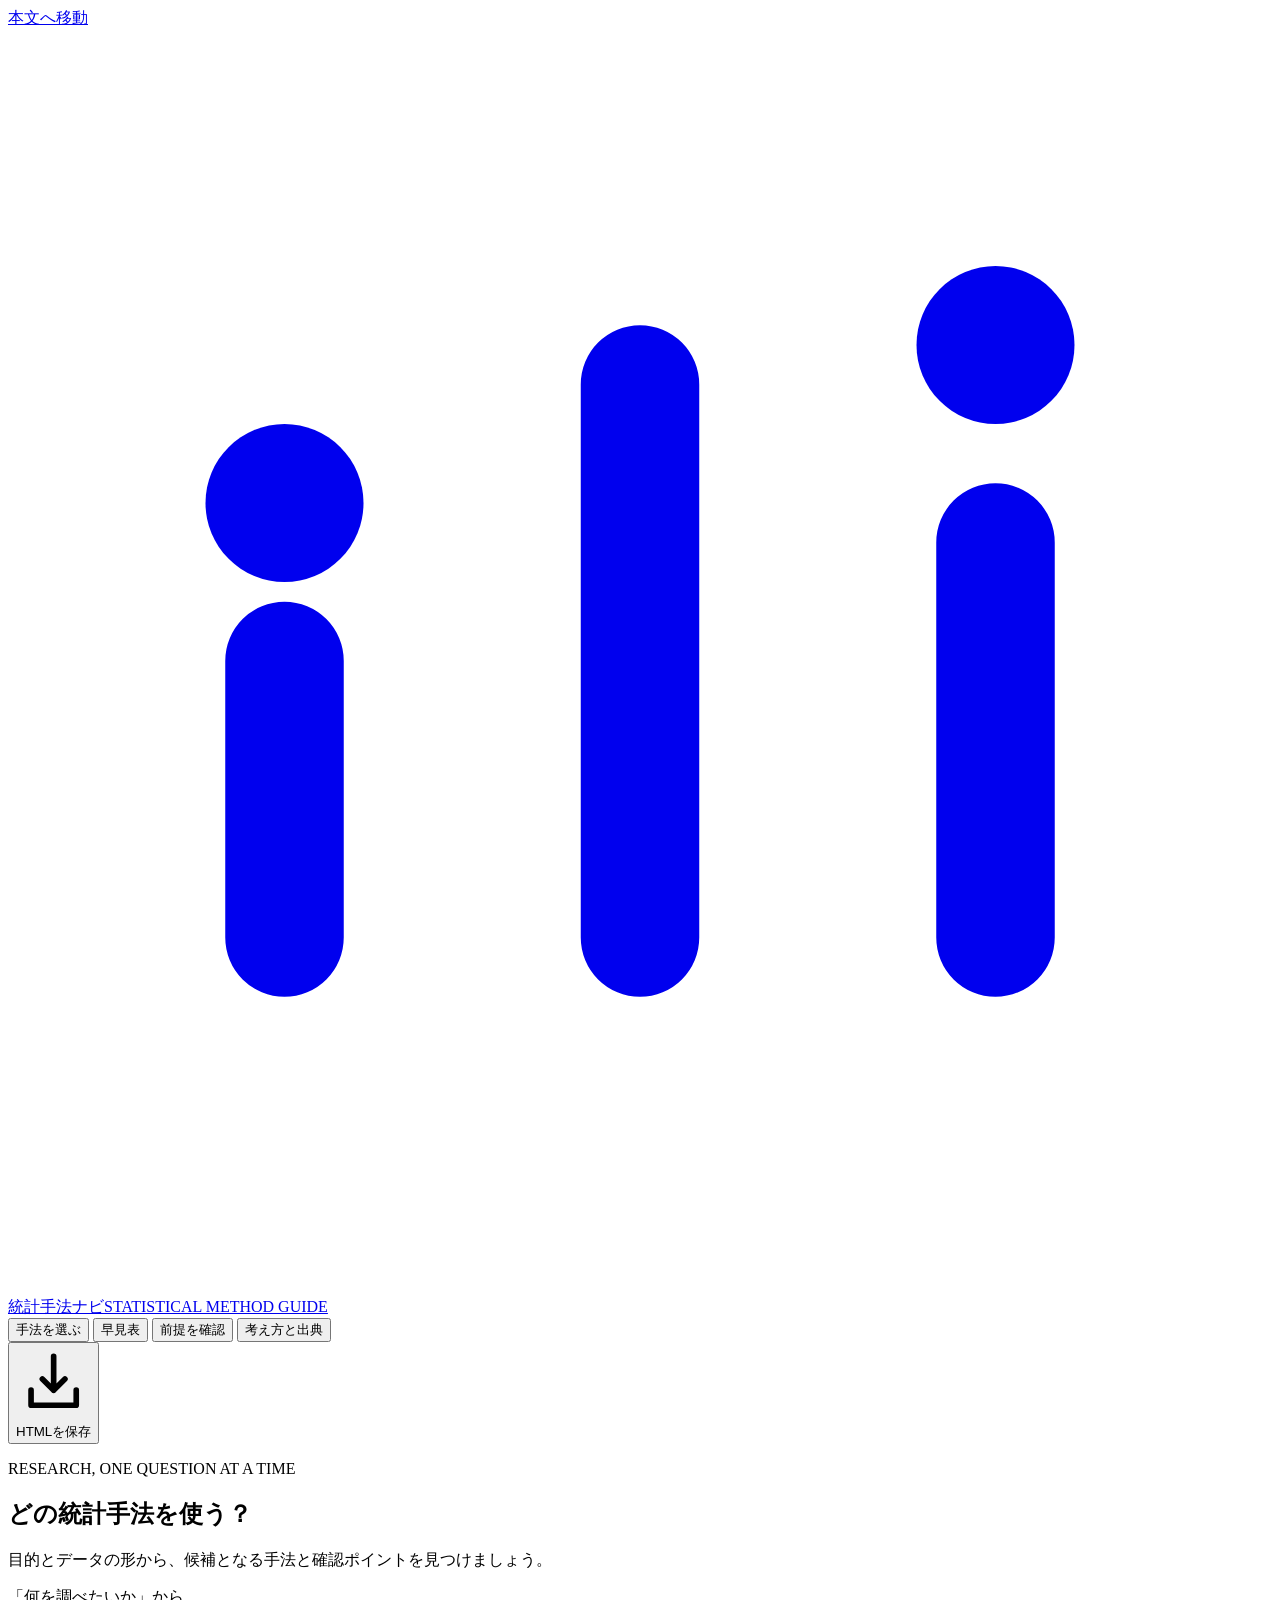
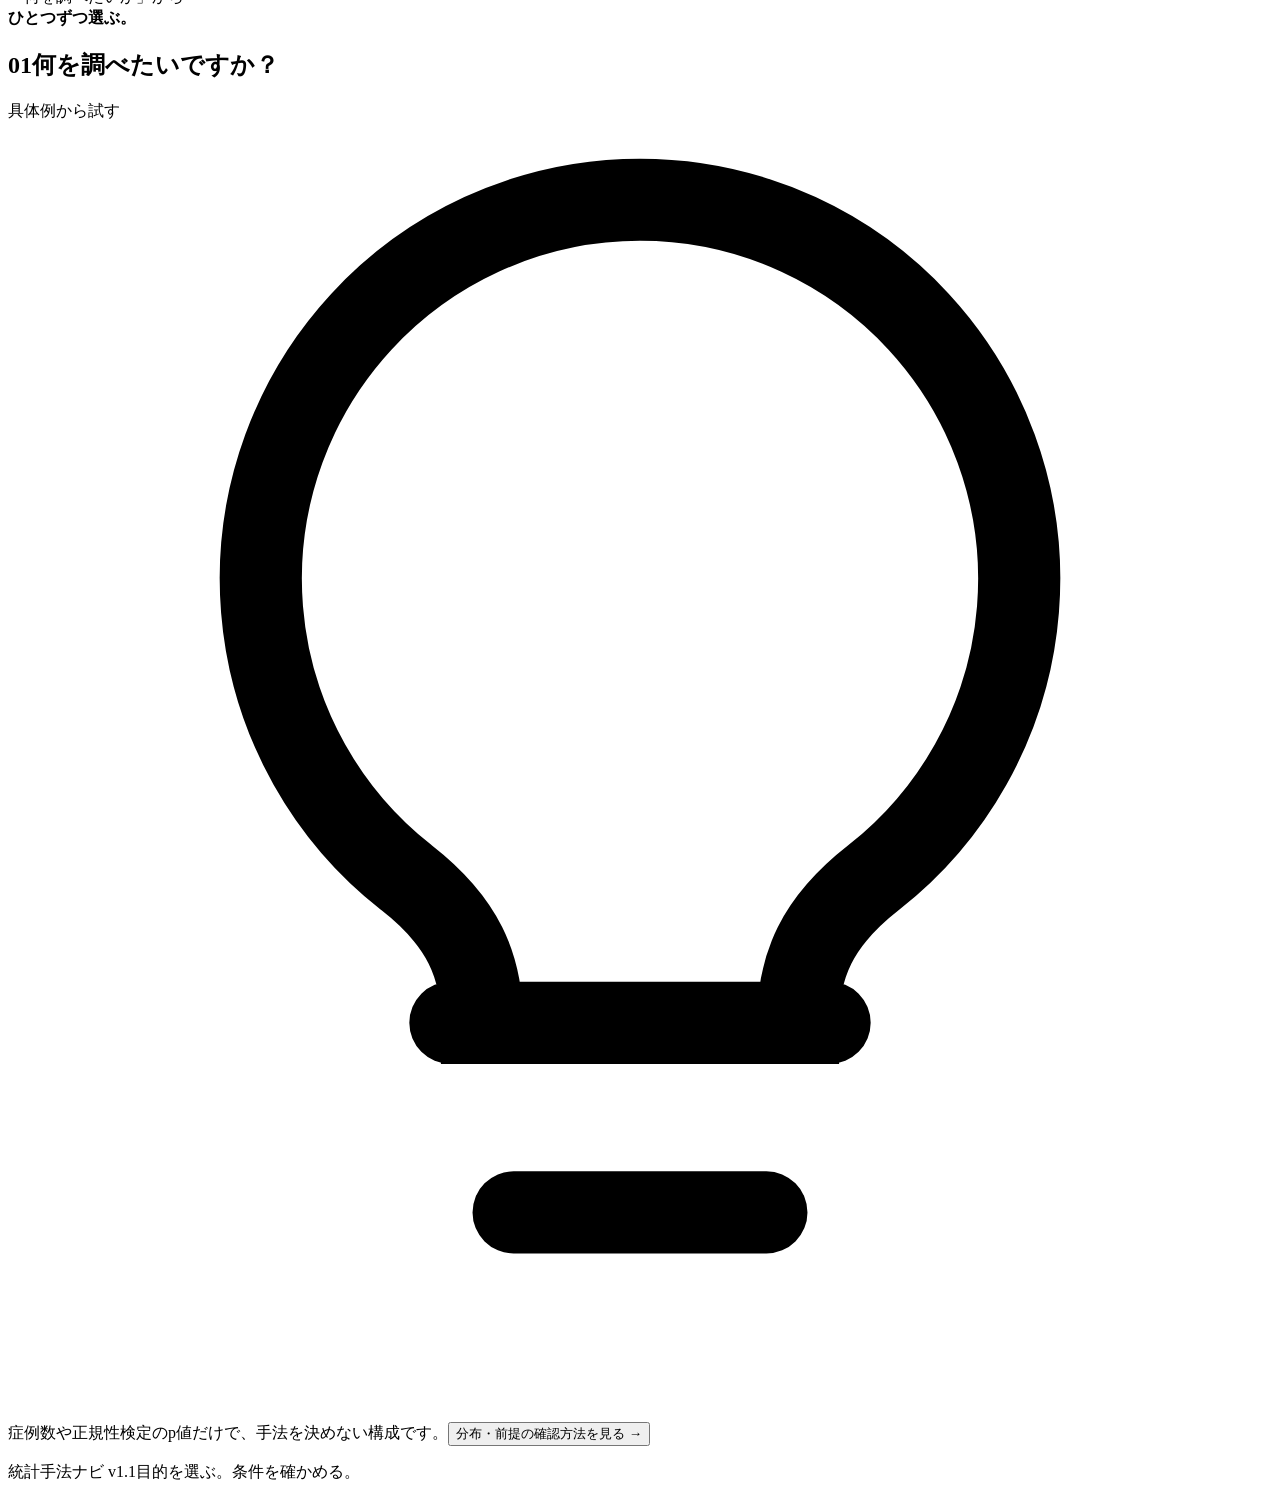
<file: template.html>
<!doctype html>
<html lang="ja">
<head>
<meta charset="utf-8">
<meta name="viewport" content="width=device-width, initial-scale=1">
<meta name="color-scheme" content="light">
<meta name="theme-color" content="#173b3b">
<meta name="description" content="研究の目的、データの種類、対応の有無から統計手法の候補を探す簡易ガイド。確認事項と根拠をコンパクトにまとめました。">
<title>統計手法ナビ — 目的とデータから選ぶ</title>
<style>/*__STYLES__*/</style>
</head>
<body>
<a class="skip-link" href="#main">本文へ移動</a>
<header class="site-header">
  <div class="header-inner">
    <a class="brand" href="#select" aria-label="統計手法ナビ ホーム">
      <span class="brand-mark" aria-hidden="true"><svg viewBox="0 0 32 32" fill="none"><path d="M7 23V16M16 23V9M25 23V13" stroke="currentColor" stroke-width="3" stroke-linecap="round"/><circle cx="7" cy="12" r="2" fill="currentColor"/><circle cx="25" cy="8" r="2" fill="currentColor"/></svg></span>
      <span>統計手法ナビ<span class="brand-en">STATISTICAL METHOD GUIDE</span></span>
    </a>
    <nav class="tabs" role="tablist" aria-label="表示するページ">
      <button id="tab-select" role="tab" aria-selected="true" aria-controls="panel-select" data-tab="select" class="tab active">手法を選ぶ</button>
      <button id="tab-table" role="tab" aria-selected="false" aria-controls="panel-table" data-tab="table" class="tab" tabindex="-1">早見表</button>
      <button id="tab-assumptions" role="tab" aria-selected="false" aria-controls="panel-assumptions" data-tab="assumptions" class="tab" tabindex="-1">前提を確認</button>
      <button id="tab-about" role="tab" aria-selected="false" aria-controls="panel-about" data-tab="about" class="tab" tabindex="-1">考え方と出典</button>
    </nav>
    <button class="button button-quiet download-button" id="download-app" type="button"><svg viewBox="0 0 20 20" aria-hidden="true" fill="none"><path d="M10 3v9m-3-3 3 3 3-3M4 12v4h12v-4" stroke="currentColor" stroke-width="1.5" stroke-linecap="round" stroke-linejoin="round"/></svg><span>HTMLを保存</span></button>
  </div>
</header>

<main id="main" class="container">
  <section id="panel-select" role="tabpanel" aria-labelledby="tab-select">
    <div class="hero">
      <div><p class="eyebrow">RESEARCH, ONE QUESTION AT A TIME</p><h1>どの統計手法を使う？</h1><p class="hero-description">目的とデータの形から、候補となる手法と確認ポイントを見つけましょう。</p></div>
      <div class="hero-note"><span class="note-line"></span><p>「何を調べたいか」から<br><strong>ひとつずつ選ぶ。</strong></p></div>
    </div>

    <section class="goal-section" aria-labelledby="goal-heading">
      <div class="section-heading"><h2 id="goal-heading"><span class="step-number">01</span>何を調べたいですか？</h2><button type="button" id="reset" class="text-button" hidden>選び直す <span aria-hidden="true">↺</span></button></div>
      <div id="goals" class="goal-grid"></div>
    </section>

    <div class="guide-layout">
      <div class="question-column">
        <div id="questions" aria-label="データの条件"></div>
        <section class="examples-section" aria-labelledby="example-heading"><p class="mini-heading" id="example-heading">具体例から試す</p><div id="examples" class="example-list"></div></section>
        <div class="quiet-note"><svg aria-hidden="true" viewBox="0 0 20 20" fill="none"><path d="M7 14h6M8 17h4M6.3 11.7a6 6 0 1 1 7.4 0c-.9.7-1.2 1.4-1.2 2.3h-5c0-.9-.3-1.6-1.2-2.3Z" stroke="currentColor" stroke-width="1.3" stroke-linecap="round"/></svg><p>症例数や正規性検定のp値だけで、手法を決めない構成です。<button class="inline-help" type="button" data-help="">分布・前提の確認方法を見る →</button></p></div>
      </div>
      <aside class="result-column" aria-label="選択した条件に合う候補">
        <div id="result"></div>
      </aside>
    </div>
    <button id="mobile-result" class="mobile-result" type="button" hidden>候補を見る <span aria-hidden="true">↓</span></button>
  </section>

  <section id="panel-table" role="tabpanel" aria-labelledby="tab-table" hidden>
    <div class="hero compact"><div><p class="eyebrow">AT A GLANCE</p><h1>統計手法の早見表</h1><p class="hero-description">元の表の見通しのよさに、選ぶときの確認事項を加えました。</p></div></div>
    <div class="table-toolbar"><div id="table-filters" class="filter-list" aria-label="目的で絞り込み"></div><label class="search"><svg viewBox="0 0 20 20" aria-hidden="true" fill="none"><circle cx="8.5" cy="8.5" r="5.5" stroke="currentColor" stroke-width="1.5"/><path d="m13 13 4 4" stroke="currentColor" stroke-width="1.5" stroke-linecap="round"/></svg><input id="table-search" type="search" placeholder="手法・目的で検索" aria-label="早見表を検索"></label></div>
    <p class="table-caption" id="table-caption" aria-live="polite"></p>
    <div class="table-wrap"><table><thead><tr><th scope="col">目的・データ</th><th scope="col">比較・測定の形</th><th scope="col">候補となる手法</th><th scope="col">確認するポイント</th><th scope="col"><span class="sr-only">詳細</span></th></tr></thead><tbody id="quick-rows"></tbody></table></div>
    <div class="table-note"><strong>症例数は一律の基準で判定しません。</strong><span>「検定の適用条件」と「必要な検出力・推定精度」を分けて考えます。各行の「詳しく」で、条件と出典を確認できます。</span></div>
  </section>

  <section id="panel-assumptions" role="tabpanel" aria-labelledby="tab-assumptions" hidden>
    <div class="hero compact assumptions-hero"><div><p class="eyebrow">CHECK THE ASSUMPTIONS</p><h1>分布・前提の確認</h1><p class="hero-description">使う統計ソフトで、何をどう確認するか。3つの手順で整理しました。</p></div><button type="button" class="button button-quiet" data-return-to-guide>手法選びに戻る <span aria-hidden="true">↗</span></button></div>
    <div class="help-intro"><span class="help-intro-mark" aria-hidden="true">!</span><div><strong>正規性のp値だけで、手法を決めない。</strong><p>図・外れ値・データの対応を一緒に確認します。このページは、確認する対象と方法を案内します。</p></div></div>
    <p class="help-context" id="assumption-context" hidden></p>

    <section class="help-section" aria-labelledby="help-target-heading">
      <h2 class="help-section-heading" id="help-target-heading"><span class="step-number">01</span>何の分布を見る？</h2>
      <div class="help-target-grid">
        <article class="help-target" id="assumption-groups" tabindex="-1"><p class="help-card-label">独立した群の平均比較</p><h3>群ごとの値</h3><p>群を分けて、値の分布とばらつきを見ます。平均の異なる群をまとめた分布だけで判断しません。</p><div class="help-how"><strong>準備するもの</strong><p>測定値と、どの群かを示す情報。ソフトで群別の図を表示します。</p></div></article>
        <article class="help-target" id="assumption-paired" tabindex="-1"><p class="help-card-label">同じ人の前後の平均比較</p><h3>各人の「後 − 前」</h3><p>対象の対応をそろえ、変化量の列を作ります。その列の分布や外れ値を確認します。</p><div class="help-how"><strong>ここを見る</strong><p>対応のあるt検定では、<b>個人ごとの差の分布</b>を確認します。</p></div><a class="help-reference" href="https://www.itl.nist.gov/div898/handbook/prc/section3/prc311.htm" target="_blank" rel="noopener noreferrer">対応のある解析について ↗</a></article>
        <article class="help-target" id="assumption-model" tabindex="-1"><p class="help-card-label">線形回帰・分散分析</p><h3>モデルの残差</h3><p>モデルを当てはめ、「実測値 − 予測値」の残差を出します。残差の図で、誤差についての仮定を確認します。</p><div class="help-how"><strong>ここを見る</strong><p>説明変数すべての正規性が必要なわけではありません。反復測定分散分析では球面性、混合モデルでは設定した相関構造なども確認します。</p></div><a class="help-reference" href="https://www.itl.nist.gov/div898/handbook/pri/section2/pri24.htm" target="_blank" rel="noopener noreferrer">残差の確認方法 ↗</a></article>
      </div>
    </section>

    <section class="help-section" aria-labelledby="help-plots-heading">
      <h2 class="help-section-heading" id="help-plots-heading"><span class="step-number">02</span>統計ソフトで、図を表示する</h2>
      <p class="help-section-lead">確認する列を選び、次の機能名を探します。群の比較では群別、前後比較では差の列を指定します。</p>
      <div class="help-visual-grid">
        <article class="help-visual"><span class="help-visual-label">分布の形を見る</span><h3>ヒストグラム・箱ひげ図</h3><p>左右の偏り、極端な値、群ごとのばらつきを確認します。少数例では個々の点も表示します。</p><p class="help-small-note">箱ひげ図で外れた点も、自動的には削除しません。入力や測定の経緯を確かめます。</p></article>
        <article class="help-visual"><span class="help-visual-label">正規分布からのずれを見る</span><h3>正規Q–Qプロット</h3><p>点がおおむね直線に沿うかを見ます。大きな曲がりや端のずれは、歪みや裾の違いを考える手がかりです。</p><a class="help-reference" href="https://www.itl.nist.gov/div898/handbook/eda/section3/normprpl.htm" target="_blank" rel="noopener noreferrer">図の見方を確認する ↗</a></article>
        <article class="help-visual"><span class="help-visual-label">回帰・分散分析の場合</span><h3>残差診断</h3><p>残差のQ–Qプロットに加え、残差と予測値の散布図を見ます。曲がりや扇状の広がりがあれば、関係の形や分散も見直します。</p><p class="help-small-note">正規性だけでなく、独立性やモデルの形も確認します。</p></article>
      </div>
    </section>

    <section class="help-section" aria-labelledby="help-reading-heading">
      <h2 class="help-section-heading" id="help-reading-heading"><span class="step-number">03</span>図と検定を合わせて読む</h2>
      <div class="help-shapiro"><div class="help-shapiro-heading"><h3>Shapiro–Wilk検定を使う場合</h3><p>有意水準を0.05に決めた場合の読み方です。ソフトの説明で適用条件も確認します。</p></div><div class="help-p-grid"><div><span class="help-p-label">p ≥ 0.05</span><strong>正規分布だと証明されたわけではありません。</strong><p>正規性を否定する十分な証拠が得られなかった、という結果です。図や例数も一緒に確認します。</p></div><div><span class="help-p-label">p &lt; 0.05</span><strong>正規分布からのずれが示唆されます。</strong><p>直ちにt検定が不可と決めず、ずれの程度、外れ値、例数、比較したい量を合わせて検討します。</p></div></div><a class="help-reference" href="https://docs.scipy.org/doc/scipy/tutorial/stats/hypothesis_shapiro.html" target="_blank" rel="noopener noreferrer">検定結果の読み方の根拠 ↗</a></div>
      <div class="help-more">
        <details class="detail-block help-detail"><summary>症例数とWelch検定の注意点</summary><div class="detail-content"><p>「30例以上」でも、元の分布が正規分布になるわけではありません。症例数だけで適否を決めず、分布や外れ値、必要な推定精度を確認します。</p><p>Welch検定は等分散を仮定しない方法ですが、強い歪みや外れ値を自動的に解決するものではありません。</p><a class="help-reference" href="https://stat.ethz.ch/R-manual/R-devel/library/stats/html/t.test.html" target="_blank" rel="noopener noreferrer">Welch検定の説明 ↗</a></div></details>
        <details class="detail-block help-detail" id="assumption-ranks" tabindex="-1"><summary>順位法・相関で確認すること</summary><div class="detail-content"><div class="help-specific"><strong>順位による比較</strong><p>Wilcoxon符号順位検定では、差の大きさを扱える尺度か、差の分布が対称かを確認します。順序尺度の前後比較では、符号検定も候補です。</p><p>Mann–Whitney検定を、いつでも中央値の差の検定と解釈することはできません。値の順位、分布の形、調べたい量を確認します。</p><a class="help-reference" href="https://search.r-project.org/R/refmans/stats/html/wilcox.test.html" target="_blank" rel="noopener noreferrer">順位検定の前提と解釈 ↗</a></div><div class="help-specific" id="assumption-association" tabindex="-1"><strong>2変数の関連</strong><p>まず2変数の散布図で、直線的か、単調な関係か、外れ値があるかを見ます。Pearsonの通常のp値・信頼区間には分布の仮定も関わります。</p><p>Spearmanでも関係の形や同順位、観測の独立性を確認します。同じ対象の反復測定を、独立した点としてまとめません。</p><a class="help-reference" href="https://docs.scipy.org/doc/scipy/reference/generated/scipy.stats.pearsonr.html" target="_blank" rel="noopener noreferrer">相関係数と推論の条件 ↗</a></div></div></details>
        <details class="detail-block help-detail" id="assumption-other" tabindex="-1"><summary>割合・生存時間・ROCで確認すること</summary><div class="detail-content"><p>これらの解析は、正規性を共通の入口にして選びません。候補となる手法の前提を確認します。</p><dl class="help-dl"><dt>割合・カテゴリー</dt><dd>観測の独立性や対応を確認します。カイ二乗検定では期待度数、McNemar検定では不一致ペアを見ます。二項ロジスティック回帰では分離や因子と対数オッズの関係など、モデルに合う前提を確認します。</dd><dt>イベントまでの時間</dt><dd>追跡時間、イベント、打ち切りを確認します。Coxモデルでは比例ハザード性も確認します。</dd><dt>検査の判別能・ROC</dt><dd>基準となる病気あり・なし、検査値の向き、AUCの信頼区間を確認します。2つのAUCを比べる場合は、対象の対応も確認します。</dd></dl><p>各手法の詳しい条件と参考資料は、選択した候補の「確認すること」「根拠を読む」から確認できます。</p></div></details>
      </div>
    </section>
    <div class="help-bottom"><p>図・要約値・比較したい量をそろえて、候補の前提を確かめましょう。</p><button type="button" class="button" data-return-to-guide>手法選びに戻る <span aria-hidden="true">→</span></button></div>
  </section>

  <section id="panel-about" role="tabpanel" aria-labelledby="tab-about" hidden>
    <div class="hero compact"><div><p class="eyebrow">HOW TO CHOOSE</p><h1>選ぶ前に、大切な3つのこと。</h1><p class="hero-description">簡潔な選択ガイドにも、残しておきたい考え方があります。</p></div></div>
    <div class="principle-grid">
      <article class="principle"><span class="principle-number">01</span><h2>まず、答えたい問いを決める</h2><p>平均値の差、順位による大小、割合、時間経過では、調べていることが異なります。平均を比べる方法と順位法は、完全に同じ問いの代替とは限りません。</p></article>
      <article class="principle"><span class="principle-number">02</span><h2>分布と、データのつながりを見る</h2><p>正規性検定のp値だけで切り替えず、図や外れ値も確認します。前後比較では変化量、回帰では残差を見ます。同じ人の測定を独立した観測として扱わないことも大切です。</p><button type="button" class="inline-help" data-help="">具体的な確認方法を見る →</button></article>
      <article class="principle"><span class="principle-number">03</span><h2>症例数は、研究の目的から設計する</h2><p>「30例以上」「1因子10イベント」は万能な基準ではありません。検出したい差、ばらつき、イベント数、推定する係数の数、求める精度から検討します。</p></article>
    </div>
    <section class="about-block"><div class="about-title"><p class="eyebrow">READING THE RESULTS</p><h2>結果の見方</h2></div><div class="about-copy"><p><strong>表示されるのは、条件に合う候補です。</strong>「確認すること」で前提を確かめ、必要に応じて「条件によっては」に示す方法も検討してください。</p><p>このアプリは手法の選択を助けるガイドです。データの解析やp値の計算は行いません。症例数を入力して適否を自動判定する機能も設けていません。</p><p>調整した関連の推定と、個人の予測モデル作成では、因子の選び方や評価の目的が異なります。群と時点を同時に比較する研究や、複雑な反復・集団構造は、その構造を扱うモデルへ進みます。</p></div></section>
    <section class="source-section" aria-labelledby="source-heading"><div class="about-title"><p class="eyebrow">SOURCES</p><h2 id="source-heading">参考資料</h2><p>公式資料・方法論論文へのリンク</p></div><div id="all-sources" class="source-list"></div></section>
  </section>
</main>
<footer class="site-footer container"><span>統計手法ナビ <span class="footer-version">v1.1</span></span><span>目的を選ぶ。条件を確かめる。</span></footer>
<div id="status" class="toast" role="status" aria-live="polite"></div>
<noscript><div class="noscript">この選択ガイドにはJavaScriptが必要です。ブラウザのJavaScriptを有効にしてご利用ください。</div></noscript>
<script>/*__GUIDE__*/</script>
<script>/*__UI__*/</script>
</body>
</html>
</file>
